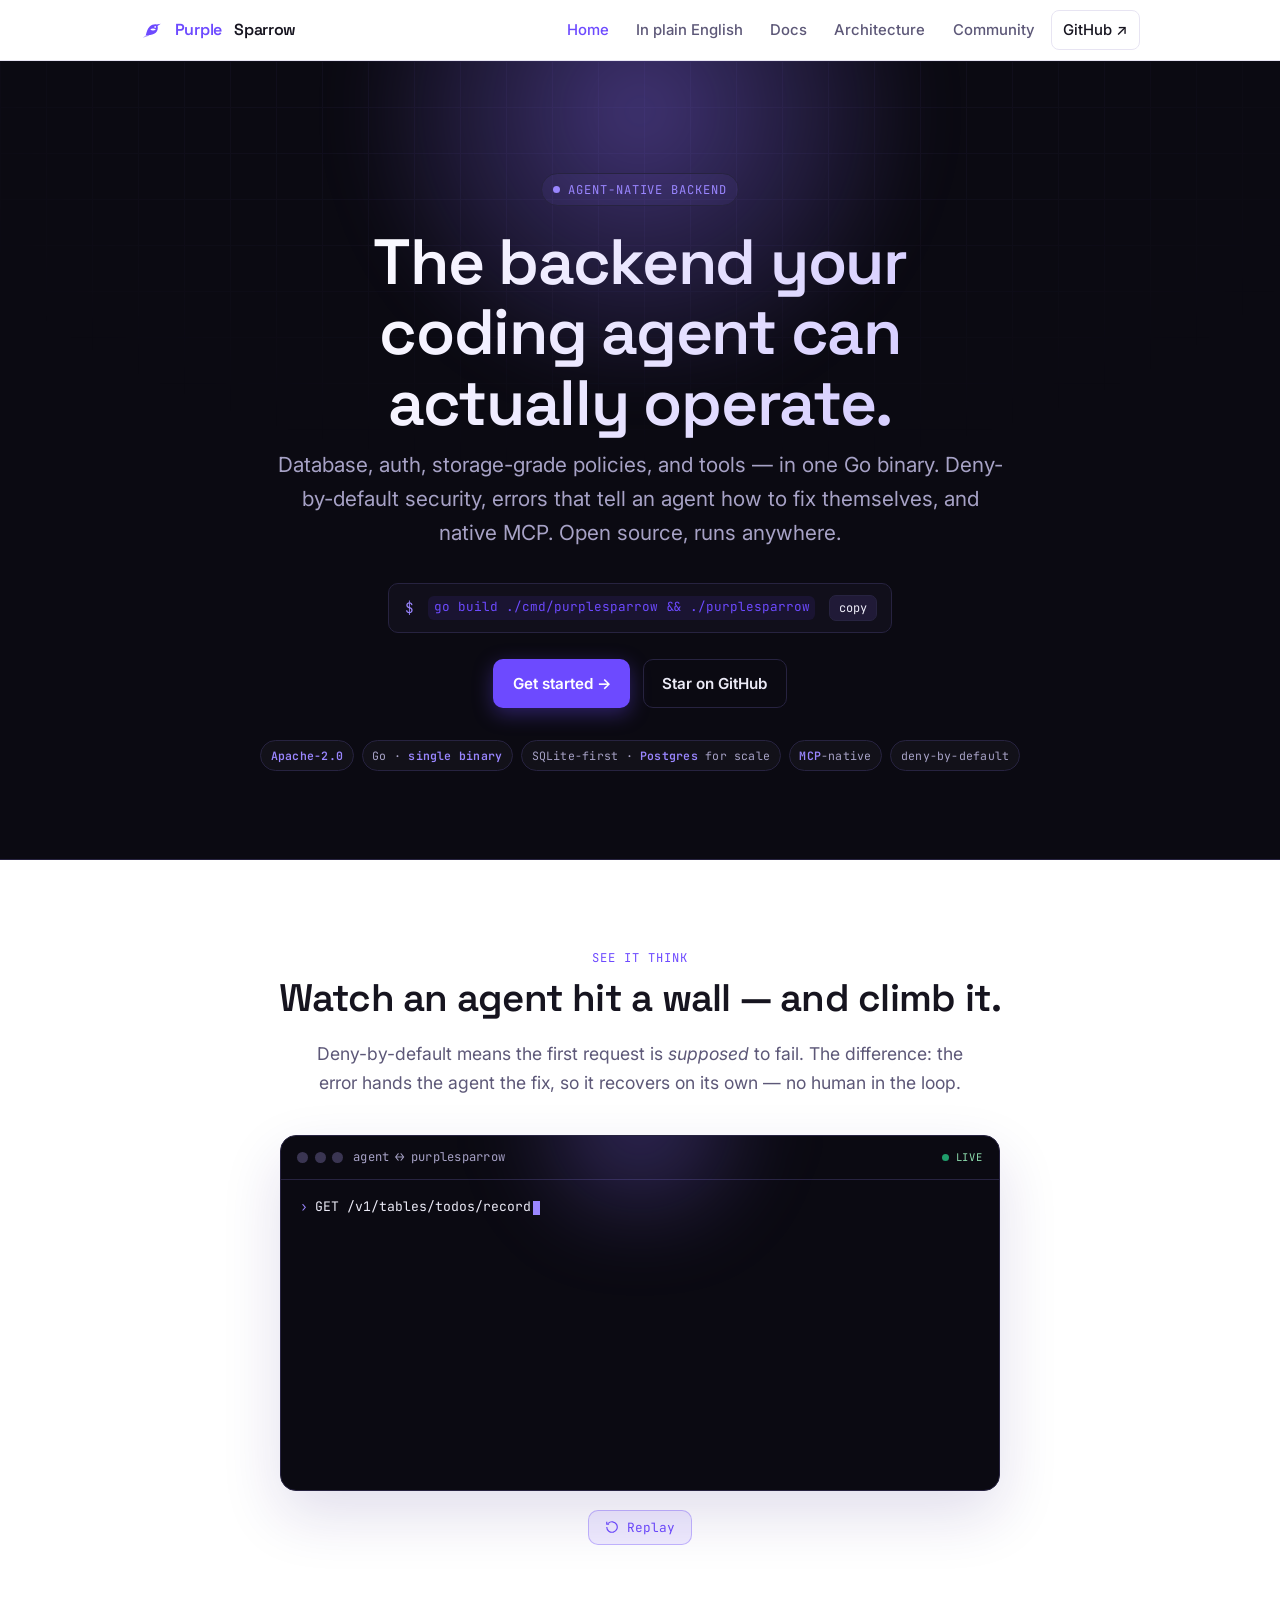
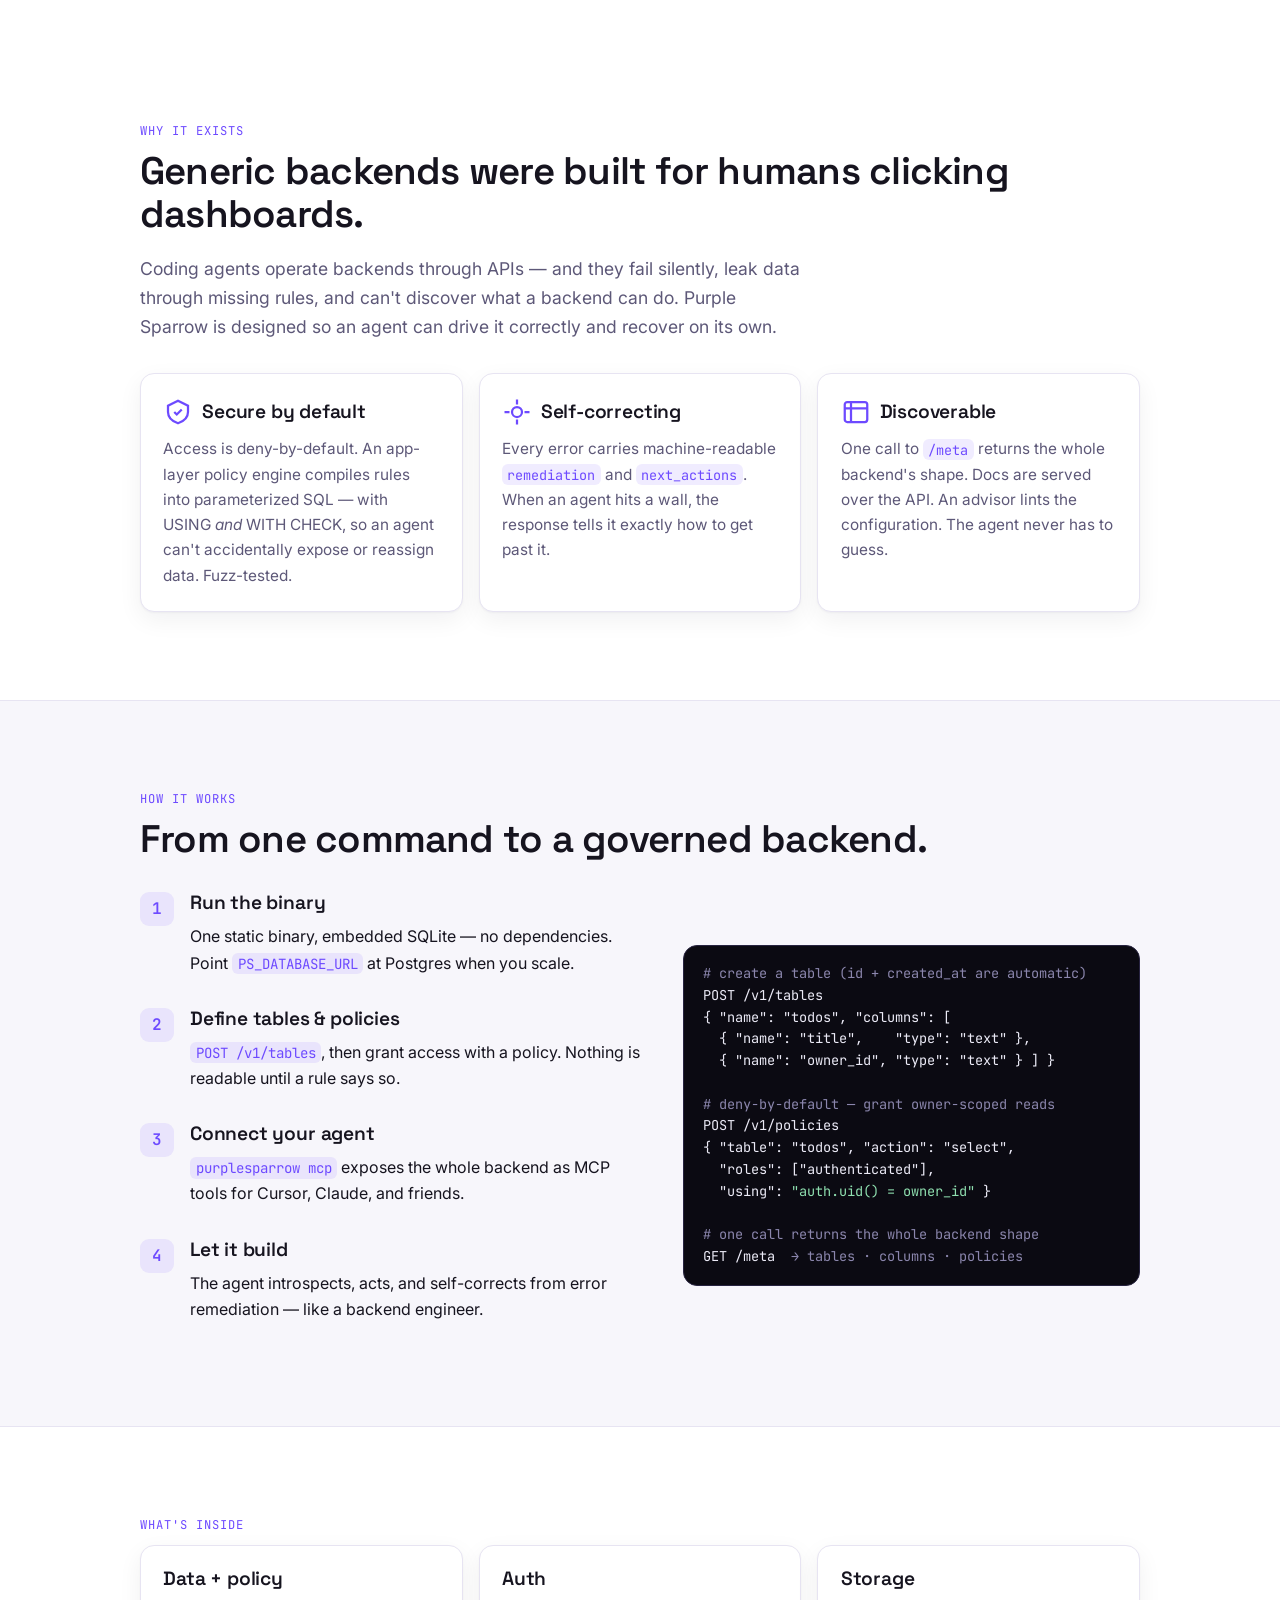
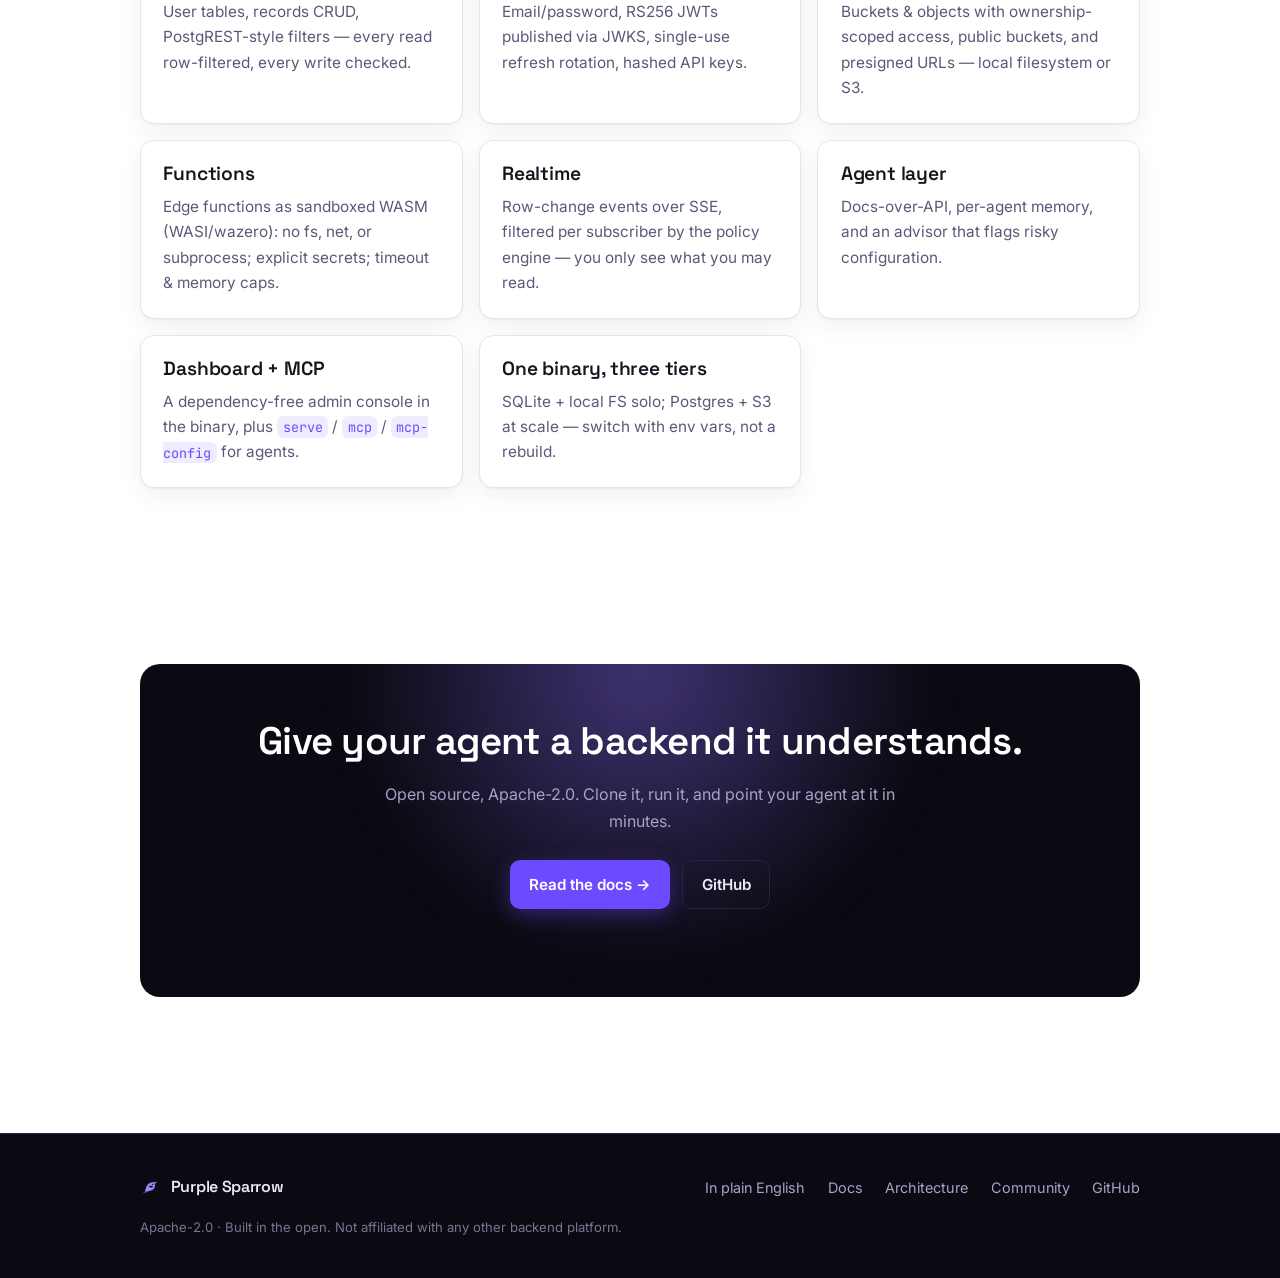
<file: docs/index.html>
<!doctype html>
<html lang="en">
<head>
  <meta charset="utf-8" />
  <meta name="viewport" content="width=device-width, initial-scale=1" />
  <title>Purple Sparrow — the agent-native backend</title>
  <meta name="description" content="An open-source backend-as-a-service built for AI coding agents. Deny-by-default policy engine, self-correcting errors, one-call introspection, and native MCP — in a single Go binary." />
  <meta property="og:title" content="Purple Sparrow — the agent-native backend" />
  <meta property="og:description" content="The backend your coding agent can actually operate. Single binary. Deny-by-default. MCP-native." />
  <meta property="og:image" content="assets/social-card.jpg" />
  <meta name="theme-color" content="#0b0a12" />
  <link rel="icon" href="assets/favicon.svg" />
  <link rel="preconnect" href="https://fonts.googleapis.com" />
  <link rel="preconnect" href="https://fonts.gstatic.com" crossorigin />
  <link href="https://fonts.googleapis.com/css2?family=Space+Grotesk:wght@500;600;700&family=Inter:wght@400;500;600&family=JetBrains+Mono:wght@400;500&display=swap" rel="stylesheet" />
  <link rel="stylesheet" href="assets/styles.css" />
</head>
<body>
  <div class="progress-bar" id="progress" aria-hidden="true"></div>
  <nav class="nav">
    <div class="wrap nav__inner">
      <a class="brand" href="index.html" aria-label="Purple Sparrow home">
        <svg viewBox="0 0 32 32" style="color:var(--accent)" aria-hidden="true"><path d="M9.5 20.5 L3.5 25.5 L11 23.2 Z" fill="currentColor" opacity=".55"/><path d="M7.2 22.2 C 8.4 17.5, 9.2 14.2, 12 11.6 C 14.4 9.3, 18 8.6, 20.6 9.2 L 25.5 8.2 L 21.6 11.2 C 22.4 13.8, 21.8 17.2, 19.4 19.4 C 16.4 22.1, 11 22.9, 7.2 22.2 Z" fill="currentColor"/><path class="wing" d="M12.6 15.2 C 15 13.6, 17.8 13.9, 19.6 15.4 C 17.2 17.1, 14.4 17.2, 12.6 15.2 Z" fill="var(--bg)"/><circle cx="18.7" cy="12.2" r="1.05" fill="var(--bg)"/></svg>
        <span style="color:var(--accent)">Purple</span>&nbsp;Sparrow
      </a>
      <button class="menu-btn" aria-label="Menu" aria-expanded="false">≡</button>
      <div class="nav__links">
        <a href="index.html" class="active">Home</a>
        <a href="eli5.html">In plain English</a>
        <a href="docs.html">Docs</a>
        <a href="architecture.html">Architecture</a>
        <a href="contact.html">Community</a>
        <a href="https://github.com/dibakshya01/purple-sparrow" class="nav__gh">GitHub ↗</a>
      </div>
    </div>
  </nav>

  <header class="hero">
    <div class="hero__grid"></div>
    <div class="hero__glow"></div>
    <div class="hero__spot" aria-hidden="true"></div>
    <div class="wrap hero__inner">
      <span class="kicker"><span class="dot" aria-hidden="true"></span>Agent-native backend</span>
      <h1>The backend your coding agent can actually operate.</h1>
      <p class="hero__lede">Database, auth, storage-grade policies, and tools — in one Go binary. Deny-by-default security, errors that tell an agent how to fix themselves, and native MCP. Open source, runs anywhere.</p>
      <div class="cmd">
        <span class="prompt">$</span>
        <code>go build ./cmd/purplesparrow &amp;&amp; ./purplesparrow</code>
        <button class="copy" data-copy="go build ./cmd/purplesparrow && ./purplesparrow">copy</button>
      </div>
      <div class="hero__cta">
        <a class="btn btn--primary" href="docs.html">Get started →</a>
        <a class="btn btn--ghost" href="https://github.com/dibakshya01/purple-sparrow">Star on GitHub</a>
      </div>
      <div class="badges">
        <span class="badge"><b>Apache-2.0</b></span>
        <span class="badge">Go · <b>single binary</b></span>
        <span class="badge">SQLite-first · <b>Postgres</b> for scale</span>
        <span class="badge"><b>MCP</b>-native</span>
        <span class="badge">deny-by-default</span>
      </div>
    </div>
  </header>

  <main>
    <section class="demo-section">
      <div class="wrap" style="text-align:center">
        <p class="section-kicker reveal">See it think</p>
        <h2 class="reveal">Watch an agent hit a wall — and climb it.</h2>
        <p class="lead reveal" style="margin:0 auto">Deny-by-default means the first request is <em>supposed</em> to fail. The difference: the error hands the agent the fix, so it recovers on its own — no human in the loop.</p>
        <div class="demo-wrap reveal">
          <div class="demo" id="demo">
            <div class="demo__bar">
              <span class="demo__dots" aria-hidden="true"><i></i><i></i><i></i></span>
              <span class="demo__title">agent ↔ purplesparrow</span>
              <span class="demo__live"><i></i> live</span>
            </div>
            <div class="demo__screen" id="demo-screen" role="img" aria-label="An agent requests records and is denied with a 403 policy_denied error whose remediation tells it to add a SELECT policy; it posts the policy, gets 201, retries, and gets 200 with the record."></div>
          </div>
          <div class="demo__foot">
            <button class="demo__replay" id="demo-replay" type="button"><svg viewBox="0 0 24 24" fill="none" stroke="currentColor" stroke-width="2" aria-hidden="true"><path d="M3 12a9 9 0 1 0 2.6-6.3"/><path d="M3 3v4h4"/></svg>Replay</button>
          </div>
        </div>
      </div>
    </section>

    <section>
      <div class="wrap">
        <p class="section-kicker reveal">Why it exists</p>
        <h2 class="reveal">Generic backends were built for humans clicking dashboards.</h2>
        <p class="lead reveal">Coding agents operate backends through APIs — and they fail silently, leak data through missing rules, and can't discover what a backend can do. Purple Sparrow is designed so an agent can drive it correctly and recover on its own.</p>
        <div class="grid" style="margin-top:2rem">
          <div class="card reveal">
            <h3><svg class="ic" viewBox="0 0 24 24" fill="none" stroke="currentColor" stroke-width="1.8"><path d="M12 3l8 4v5c0 5-3.5 7.5-8 9-4.5-1.5-8-4-8-9V7z"/><path d="M9 12l2 2 4-4"/></svg>Secure by default</h3>
            <p>Access is deny-by-default. An app-layer policy engine compiles rules into parameterized SQL — with USING <em>and</em> WITH CHECK, so an agent can't accidentally expose or reassign data. Fuzz-tested.</p>
          </div>
          <div class="card reveal">
            <h3><svg class="ic" viewBox="0 0 24 24" fill="none" stroke="currentColor" stroke-width="1.8"><path d="M12 2v4M12 18v4M2 12h4M18 12h4"/><circle cx="12" cy="12" r="4"/></svg>Self-correcting</h3>
            <p>Every error carries machine-readable <code>remediation</code> and <code>next_actions</code>. When an agent hits a wall, the response tells it exactly how to get past it.</p>
          </div>
          <div class="card reveal">
            <h3><svg class="ic" viewBox="0 0 24 24" fill="none" stroke="currentColor" stroke-width="1.8"><rect x="3" y="4" width="18" height="16" rx="2"/><path d="M3 9h18M8 4v16"/></svg>Discoverable</h3>
            <p>One call to <code>/meta</code> returns the whole backend's shape. Docs are served over the API. An advisor lints the configuration. The agent never has to guess.</p>
          </div>
        </div>
      </div>
    </section>

    <section style="background:var(--bg-subtle); border-block:1px solid var(--border)">
      <div class="wrap">
        <p class="section-kicker reveal">How it works</p>
        <h2 class="reveal">From one command to a governed backend.</h2>
        <div class="split" style="margin-top:2rem">
          <div class="steps">
            <div class="step reveal"><div class="step__n"></div><div><h3>Run the binary</h3><p>One static binary, embedded SQLite — no dependencies. Point <code>PS_DATABASE_URL</code> at Postgres when you scale.</p></div></div>
            <div class="step reveal"><div class="step__n"></div><div><h3>Define tables &amp; policies</h3><p><code>POST /v1/tables</code>, then grant access with a policy. Nothing is readable until a rule says so.</p></div></div>
            <div class="step reveal"><div class="step__n"></div><div><h3>Connect your agent</h3><p><code>purplesparrow mcp</code> exposes the whole backend as MCP tools for Cursor, Claude, and friends.</p></div></div>
            <div class="step reveal"><div class="step__n"></div><div><h3>Let it build</h3><p>The agent introspects, acts, and self-corrects from error remediation — like a backend engineer.</p></div></div>
          </div>
          <div class="reveal">
<pre class="code"><span class="c"># create a table (id + created_at are automatic)</span>
POST /v1/tables
{ "name": "todos", "columns": [
  { "name": "title",    "type": "text" },
  { "name": "owner_id", "type": "text" } ] }

<span class="c"># deny-by-default — grant owner-scoped reads</span>
POST /v1/policies
{ "table": "todos", "action": "select",
  "roles": ["authenticated"],
  "using": <span class="s">"auth.uid() = owner_id"</span> }

<span class="c"># one call returns the whole backend shape</span>
GET /meta  <span class="c">→ tables · columns · policies</span></pre>
          </div>
        </div>
      </div>
    </section>

    <section>
      <div class="wrap">
        <p class="section-kicker reveal">What's inside</p>
        <div class="grid reveal">
          <div class="card"><h3>Data + policy</h3><p>User tables, records CRUD, PostgREST-style filters — every read row-filtered, every write checked.</p></div>
          <div class="card"><h3>Auth</h3><p>Email/password, RS256 JWTs published via JWKS, single-use refresh rotation, hashed API keys.</p></div>
          <div class="card"><h3>Storage</h3><p>Buckets &amp; objects with ownership-scoped access, public buckets, and presigned URLs — local filesystem or S3.</p></div>
          <div class="card"><h3>Functions</h3><p>Edge functions as sandboxed WASM (WASI/wazero): no fs, net, or subprocess; explicit secrets; timeout &amp; memory caps.</p></div>
          <div class="card"><h3>Realtime</h3><p>Row-change events over SSE, filtered per subscriber by the policy engine — you only see what you may read.</p></div>
          <div class="card"><h3>Agent layer</h3><p>Docs-over-API, per-agent memory, and an advisor that flags risky configuration.</p></div>
          <div class="card"><h3>Dashboard + MCP</h3><p>A dependency-free admin console in the binary, plus <code>serve</code> / <code>mcp</code> / <code>mcp-config</code> for agents.</p></div>
          <div class="card"><h3>One binary, three tiers</h3><p>SQLite + local FS solo; Postgres + S3 at scale — switch with env vars, not a rebuild.</p></div>
        </div>
      </div>
    </section>

    <section>
      <div class="wrap">
        <div class="cta-band reveal">
          <div class="hero__glow"></div>
          <div style="position:relative">
            <h2>Give your agent a backend it understands.</h2>
            <p style="color:var(--ink-muted); max-width:52ch; margin:0 auto 1.6rem">Open source, Apache-2.0. Clone it, run it, and point your agent at it in minutes.</p>
            <div class="hero__cta">
              <a class="btn btn--primary" href="docs.html">Read the docs →</a>
              <a class="btn btn--ghost" href="https://github.com/dibakshya01/purple-sparrow">GitHub</a>
            </div>
          </div>
        </div>
      </div>
    </section>
  </main>

  <footer class="footer">
    <div class="wrap footer__row">
      <span class="brand" style="color:var(--ink-text)"><svg viewBox="0 0 32 32" style="width:22px;height:22px;color:var(--ink-accent)" aria-hidden="true"><path d="M9.5 20.5 L3.5 25.5 L11 23.2 Z" fill="currentColor" opacity=".55"/><path d="M7.2 22.2 C 8.4 17.5, 9.2 14.2, 12 11.6 C 14.4 9.3, 18 8.6, 20.6 9.2 L 25.5 8.2 L 21.6 11.2 C 22.4 13.8, 21.8 17.2, 19.4 19.4 C 16.4 22.1, 11 22.9, 7.2 22.2 Z" fill="currentColor"/><path class="wing" d="M12.6 15.2 C 15 13.6, 17.8 13.9, 19.6 15.4 C 17.2 17.1, 14.4 17.2, 12.6 15.2 Z" fill="var(--ink)"/><circle cx="18.7" cy="12.2" r="1.05" fill="var(--ink)"/></svg>Purple Sparrow</span>
      <nav class="footer__links">
        <a href="eli5.html">In plain English</a>
        <a href="docs.html">Docs</a>
        <a href="architecture.html">Architecture</a>
        <a href="contact.html">Community</a>
        <a href="https://github.com/dibakshya01/purple-sparrow">GitHub</a>
      </nav>
    </div>
    <div class="wrap" style="margin-top:1rem; font-size:.82rem; opacity:.7">Apache-2.0 · Built in the open. Not affiliated with any other backend platform.</div>
  </footer>
  <script src="assets/app.js"></script>
</body>
</html>
</file>
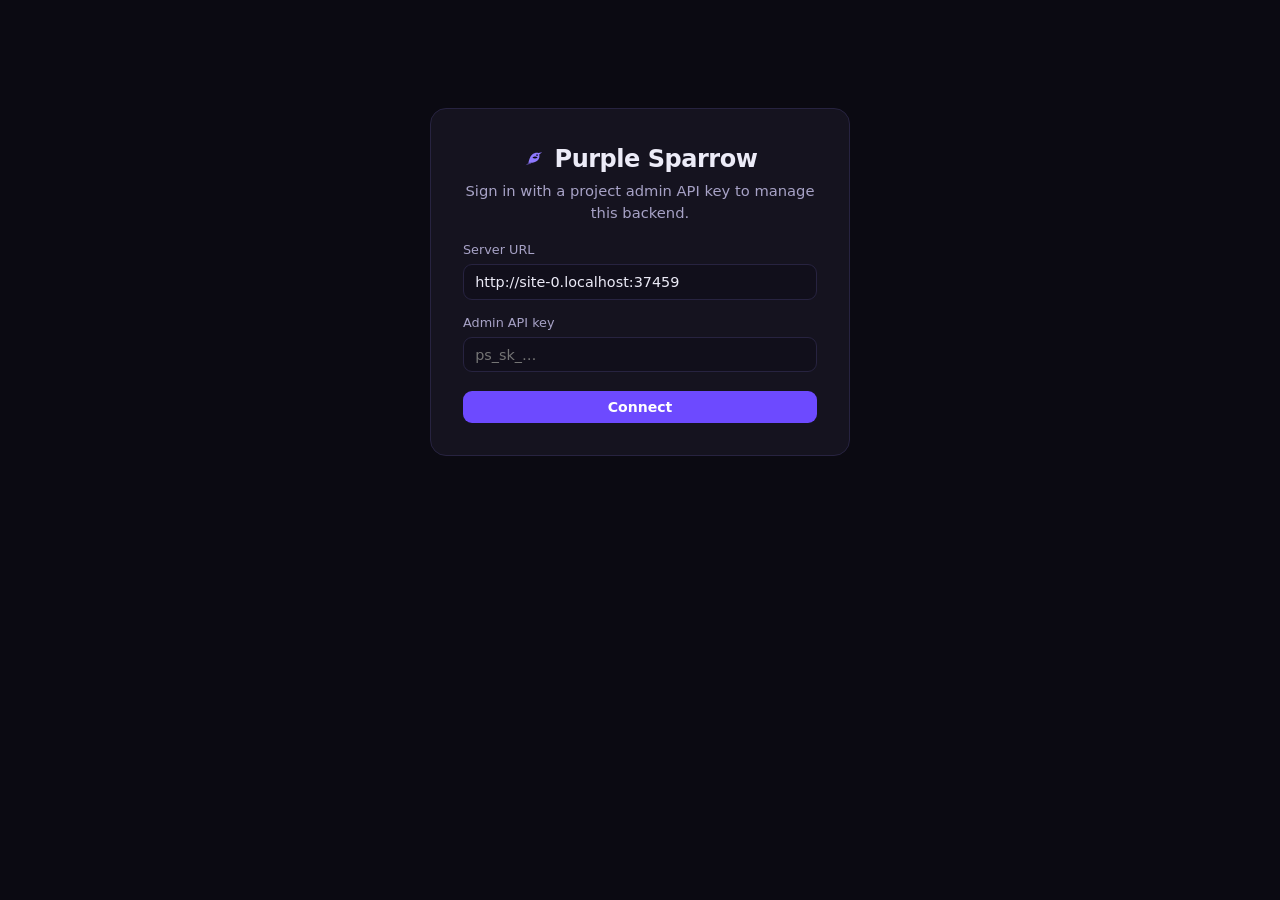
<file: internal/web/static/index.html>
<!doctype html>
<html lang="en">
<head>
<meta charset="utf-8" />
<meta name="viewport" content="width=device-width, initial-scale=1" />
<title>Purple Sparrow — Dashboard</title>
<style>
  :root{
    --bg:#0b0a12; --bg-2:#110f1b; --surface:#15131f; --surface-2:#1a1727;
    --border:#272340; --text:#ecebf7; --muted:#a7a2c6; --accent:#8e79ff;
    --accent-2:#6d4aff; --good:#2fc878; --warn:#ffb020; --bad:#ff6a5a;
    --radius:12px; --mono:"JetBrains Mono",ui-monospace,"SF Mono",Menlo,monospace;
    --sans:ui-sans-serif,system-ui,-apple-system,"Segoe UI",Roboto,sans-serif;
  }
  *{box-sizing:border-box}
  body{margin:0;background:var(--bg);color:var(--text);font-family:var(--sans);font-size:15px;line-height:1.5}
  a{color:var(--accent);text-decoration:none} a:hover{text-decoration:underline}
  code,pre,.mono{font-family:var(--mono)}
  .app{display:grid;grid-template-columns:230px 1fr;min-height:100vh}
  /* Sidebar */
  .side{background:var(--bg-2);border-right:1px solid var(--border);padding:1.1rem .8rem;display:flex;flex-direction:column;gap:.15rem}
  .brand{display:flex;align-items:center;gap:.5rem;font-weight:700;letter-spacing:-.02em;padding:.3rem .5rem 1rem}
  .brand svg{width:26px;height:26px}
  .brand .p{color:var(--accent)}
  .nav a{display:flex;align-items:center;gap:.6rem;color:var(--muted);padding:.5rem .6rem;border-radius:9px;font-size:.92rem;font-weight:500;cursor:pointer}
  .nav a:hover{background:var(--surface);color:var(--text);text-decoration:none}
  .nav a.on{background:var(--surface-2);color:var(--text)}
  .nav a .ic{width:17px;height:17px;flex:none;opacity:.85}
  .side .spacer{flex:1}
  .side .status{font-size:.74rem;color:var(--muted);padding:.5rem;border-top:1px solid var(--border);margin-top:.5rem}
  .side .status b{color:var(--good)}
  /* Main */
  .main{padding:1.6rem 2rem;max-width:1100px;overflow-x:auto}
  h1{font-size:1.5rem;letter-spacing:-.02em;margin:0 0 .2rem}
  h2{font-size:1.05rem;letter-spacing:-.01em;margin:1.6rem 0 .6rem;color:var(--text)}
  .sub{color:var(--muted);margin:.1rem 0 1rem;font-size:.92rem}
  .cards{display:grid;grid-template-columns:repeat(auto-fit,minmax(150px,1fr));gap:.8rem;margin:1rem 0}
  .stat{background:var(--surface);border:1px solid var(--border);border-radius:var(--radius);padding:1rem}
  .stat .n{font-size:1.7rem;font-weight:700;letter-spacing:-.02em}
  .stat .l{color:var(--muted);font-size:.8rem;text-transform:uppercase;letter-spacing:.05em;margin-top:.2rem}
  table{width:100%;border-collapse:collapse;font-size:.88rem;margin:.4rem 0}
  th,td{text-align:left;padding:.55rem .6rem;border-bottom:1px solid var(--border);vertical-align:top}
  th{color:var(--muted);font-size:.74rem;text-transform:uppercase;letter-spacing:.05em;font-weight:600}
  td.mono,th.mono{font-family:var(--mono);font-size:.82rem}
  tr.click{cursor:pointer} tr.click:hover td{background:var(--surface)}
  .pill{display:inline-block;font-family:var(--mono);font-size:.7rem;padding:.12rem .5rem;border-radius:100px;border:1px solid var(--border);color:var(--muted)}
  .pill.ok{color:var(--good);border-color:rgba(47,200,120,.4);background:rgba(47,200,120,.1)}
  .pill.no{color:var(--muted)}
  .pill.role{color:var(--accent);border-color:rgba(142,121,255,.4);background:rgba(142,121,255,.1)}
  .btn{display:inline-flex;align-items:center;gap:.4rem;background:var(--accent-2);color:#fff;border:none;border-radius:9px;padding:.5rem .9rem;font-size:.88rem;font-weight:600;cursor:pointer;font-family:inherit}
  .btn:hover{background:var(--accent)}
  .btn.ghost{background:transparent;border:1px solid var(--border);color:var(--text)}
  .btn.ghost:hover{border-color:var(--accent)}
  .btn.sm{padding:.3rem .6rem;font-size:.8rem}
  input,select,textarea{background:var(--bg-2);border:1px solid var(--border);color:var(--text);border-radius:9px;padding:.55rem .7rem;font-size:.9rem;font-family:inherit;width:100%}
  input:focus,textarea:focus{outline:none;border-color:var(--accent)}
  label{display:block;font-size:.8rem;color:var(--muted);margin:.8rem 0 .3rem}
  .row{display:flex;gap:.6rem;align-items:center;flex-wrap:wrap}
  pre{background:var(--bg-2);border:1px solid var(--border);border-radius:10px;padding:.9rem 1rem;overflow-x:auto;font-size:.82rem;line-height:1.5;margin:.5rem 0}
  .empty{color:var(--muted);padding:1.5rem;text-align:center;border:1px dashed var(--border);border-radius:var(--radius)}
  .err{color:var(--bad);background:rgba(255,106,90,.08);border:1px solid rgba(255,106,90,.3);border-radius:9px;padding:.6rem .8rem;font-size:.86rem;margin:.6rem 0}
  .connect{max-width:420px;margin:12vh auto;background:var(--surface);border:1px solid var(--border);border-radius:16px;padding:2rem}
  .connect h1{text-align:center}
  .connect .sub{text-align:center}
  .crumb{color:var(--muted);font-size:.85rem;margin-bottom:.3rem}
  .crumb a{cursor:pointer}
  .tail{background:var(--bg-2);border:1px solid var(--border);border-radius:10px;padding:.5rem;height:420px;overflow-y:auto;font-family:var(--mono);font-size:.8rem}
  .tail .ev{padding:.35rem .5rem;border-bottom:1px solid var(--border)}
  .tail .ev .t{color:var(--accent)}
  .tail .ev.delete .t{color:var(--bad)} .tail .ev.update .t{color:var(--warn)} .tail .ev.insert .t{color:var(--good)}
  .muted{color:var(--muted)} .right{margin-left:auto}
  @media(max-width:720px){.app{grid-template-columns:1fr}.side{flex-direction:row;overflow-x:auto;position:sticky;top:0;z-index:10}.side .spacer,.side .status{display:none}.nav{display:flex}.brand{padding:.3rem .5rem}.main{padding:1rem}}
</style>
</head>
<body>
<div id="root"></div>
<script>
const SVG_BIRD = '<svg viewBox="0 0 32 32" width="1em" height="1em" style="color:var(--accent);vertical-align:-0.14em" aria-hidden="true"><path d="M9.5 20.5 L3.5 25.5 L11 23.2 Z" fill="currentColor" opacity=".55"/><path d="M7.2 22.2 C 8.4 17.5, 9.2 14.2, 12 11.6 C 14.4 9.3, 18 8.6, 20.6 9.2 L 25.5 8.2 L 21.6 11.2 C 22.4 13.8, 21.8 17.2, 19.4 19.4 C 16.4 22.1, 11 22.9, 7.2 22.2 Z" fill="currentColor"/><path d="M12.6 15.2 C 15 13.6, 17.8 13.9, 19.6 15.4 C 17.2 17.1, 14.4 17.2, 12.6 15.2 Z" fill="var(--bg)"/><circle cx="18.7" cy="12.2" r="1.05" fill="var(--bg)"/></svg>';

const S = {
  base: location.origin,
  key: sessionStorage.getItem('ps_key') || '',
  info: null,
};

// --- tiny helpers ---
const el = (s) => document.querySelector(s);
const esc = (s) => String(s==null?'':s).replace(/[&<>"]/g, c => ({'&':'&amp;','<':'&lt;','>':'&gt;','"':'&quot;'}[c]));
function h(tag, attrs, ...kids){ const e=document.createElement(tag); for(const k in (attrs||{})){ if(k==='class')e.className=attrs[k]; else if(k==='html')e.innerHTML=attrs[k]; else if(k.startsWith('on'))e.addEventListener(k.slice(2),attrs[k]); else e.setAttribute(k,attrs[k]); } for(const kid of kids){ if(kid==null)continue; e.append(kid.nodeType?kid:document.createTextNode(kid)); } return e; }

async function api(path, opts={}){
  const headers = Object.assign({}, opts.headers||{});
  if(S.key) headers['Authorization'] = 'Bearer '+S.key;
  if(opts.body && !headers['Content-Type']) headers['Content-Type']='application/json';
  const res = await fetch(S.base+path, {method:opts.method||'GET', headers, body:opts.body});
  const text = await res.text();
  let data = null; try{ data = text?JSON.parse(text):null; }catch(_){ data = text; }
  if(!res.ok){ const e = new Error((data&&data.error&&data.error.message)||('HTTP '+res.status)); e.detail=data&&data.error; e.status=res.status; throw e; }
  return data;
}

// --- routing ---
const routes = {};
function route(name, fn){ routes[name]=fn; }
function go(hash){ location.hash = hash; }
function current(){ return (location.hash||'#/overview').slice(2); }

window.addEventListener('hashchange', render);
window.addEventListener('load', render);

function render(){
  if(!S.key){ return renderConnect(); }
  const path = current().split('/');
  const view = path[0]||'overview';
  el('#root').innerHTML='';
  el('#root').append(shell(view));
  const main = el('#main');
  const fn = routes[view] || routes['overview'];
  Promise.resolve().then(()=>fn(main, path.slice(1))).catch(e=>{
    if(e.status===401||e.status===403){ main.append(h('div',{class:'err'}, 'Auth failed — your key may be wrong or lack project_admin. ')); }
    main.append(h('div',{class:'err'}, e.message));
  });
}

function shell(active){
  const nav = [
    ['overview','Overview','M3 3h7v7H3zM14 3h7v7h-7zM14 14h7v7h-7zM3 14h7v7H3z'],
    ['tables','Tables','M3 5h18M3 12h18M3 19h18'],
    ['storage','Storage','M3 7l9-4 9 4-9 4zM3 7v10l9 4 9-4V7'],
    ['functions','Functions','M4 7h16M4 12h10M4 17h7'],
    ['advisor','Advisor','M12 2l3 7 7 .5-5.5 4.5 2 7L12 17l-6.5 4 2-7L2 9.5 9 9z'],
    ['realtime','Realtime','M3 12h4l3 8 4-16 3 8h4'],
    ['connect','Connect & MCP','M8 7V5a4 4 0 118 0v2M5 7h14v13H5z'],
  ];
  const side = h('div',{class:'side'},
    h('div',{class:'brand',html:SVG_BIRD+' <span><span class="p">Purple</span> Sparrow</span>'}),
    h('div',{class:'nav'}, ...nav.map(([k,label,d])=> h('a',{class:(k===active?'on':''),onclick:()=>go('#/'+k)},
      h('span',{class:'ic',html:`<svg viewBox="0 0 24 24" fill="none" stroke="currentColor" stroke-width="1.8"><path d="${d}"/></svg>`}), label))),
    h('div',{class:'spacer'}),
    h('div',{class:'status',html: S.info ? `connected · <b>${esc(S.info.engine||'ok')}</b><br>${esc(S.info.version||'')}` : 'connecting…'}),
    h('div',{class:'nav'}, h('a',{onclick:disconnect}, 'Sign out')),
  );
  const main = h('div',{class:'main',id:'main'});
  return h('div',{class:'app'}, side, main);
}

function disconnect(){ S.key=''; sessionStorage.removeItem('ps_key'); S.info=null; render(); }

// --- Connect screen ---
function renderConnect(){
  el('#root').innerHTML='';
  const card = h('div',{class:'connect'},
    h('h1',{html:SVG_BIRD+' Purple Sparrow'}),
    h('div',{class:'sub'},'Sign in with a project admin API key to manage this backend.'),
    h('label',{},'Server URL'),
    h('input',{id:'c-base',value:S.base}),
    h('label',{},'Admin API key'),
    h('input',{id:'c-key',type:'password',placeholder:'ps_sk_…'}),
    h('div',{id:'c-err'}),
    h('div',{style:'margin-top:1.2rem'}, h('button',{class:'btn',style:'width:100%;justify-content:center',onclick:doConnect},'Connect')),
  );
  el('#root').append(card);
  el('#c-key').addEventListener('keydown', e=>{ if(e.key==='Enter') doConnect(); });
}
async function doConnect(){
  S.base = el('#c-base').value.trim().replace(/\/$/,'') || location.origin;
  S.key = el('#c-key').value.trim();
  el('#c-err').innerHTML='';
  try{
    S.info = await api('/meta');            // admin-only → validates the key
    sessionStorage.setItem('ps_key', S.key);
    go('#/overview'); render();
  }catch(e){
    S.key='';
    el('#c-err').append(h('div',{class:'err'}, e.status===403?'That key is not a project_admin key.':('Could not connect: '+e.message)));
  }
}

// --- Overview ---
route('overview', async (main)=>{
  const meta = S.info || await api('/meta'); S.info = meta;
  const counts = meta.counts||{};
  const t = meta.tables||[];
  const policies = t.reduce((a,tb)=>a+((tb.policies||[]).length),0) || counts.policies || 0;
  main.append(h('h1',{},'Overview'), h('div',{class:'sub'},'Engine '+esc(meta.engine)+' · version '+esc(meta.version)));
  main.append(h('div',{class:'cards'},
    stat(t.length,'tables'),
    stat(policies,'policies'),
    stat(esc(meta.engine),'engine'),
  ));
  main.append(h('h2',{},'Tables'));
  if(!t.length){ main.append(h('div',{class:'empty'},'No tables yet. Create one with POST /v1/tables.')); return; }
  const tbl = h('table',{}, h('thead',{},h('tr',{},h('th',{},'Name'),h('th',{},'Columns'),h('th',{},'Policies'))));
  const body = h('tbody',{});
  for(const tb of t){
    body.append(h('tr',{class:'click',onclick:()=>go('#/tables/'+tb.name)},
      h('td',{class:'mono'},tb.name),
      h('td',{class:'muted'},(tb.columns||[]).map(c=>c.name).join(', ')),
      h('td',{class:'mono'},String((tb.policies||[]).length))));
  }
  tbl.append(body); main.append(tbl);
});
function stat(n,l){ return h('div',{class:'stat'}, h('div',{class:'n'},String(n)), h('div',{class:'l'},l)); }

// --- Tables ---
route('tables', async (main, args)=>{
  if(args.length){ return renderTable(main, args[0]); }
  const meta = await api('/meta'); S.info=meta;
  main.append(h('h1',{},'Tables'), h('div',{class:'sub'},'Click a table to inspect columns, policies, and records.'));
  const t = meta.tables||[];
  if(!t.length){ main.append(h('div',{class:'empty'},'No tables yet.')); return; }
  const tbl=h('table',{},h('thead',{},h('tr',{},h('th',{},'Name'),h('th',{},'Columns'))));
  const body=h('tbody',{});
  for(const tb of t) body.append(h('tr',{class:'click',onclick:()=>go('#/tables/'+tb.name)},h('td',{class:'mono'},tb.name),h('td',{class:'muted'},(tb.columns||[]).map(c=>c.name+':'+c.type).join(', '))));
  tbl.append(body); main.append(tbl);
});

async function renderTable(main, name){
  const info = await api('/v1/tables/'+encodeURIComponent(name));
  main.append(h('div',{class:'crumb'}, h('a',{onclick:()=>go('#/tables')},'Tables'), ' / '+esc(name)));
  main.append(h('h1',{},esc(name)));
  main.append(h('h2',{},'Columns'));
  const ct=h('table',{},h('thead',{},h('tr',{},h('th',{},'Name'),h('th',{},'Type'),h('th',{},'Nullable'))));
  const cb=h('tbody',{});
  for(const c of info.columns||[]) cb.append(h('tr',{},h('td',{class:'mono'},c.name),h('td',{class:'mono'},c.type),h('td',{},c.nullable?'yes':'no')));
  ct.append(cb); main.append(ct);

  main.append(h('h2',{},'Policies'));
  const pols = info.policies||[];
  if(!pols.length){ main.append(h('div',{class:'empty'},'No policies — this table is deny-by-default (admin only).')); }
  else{
    const pt=h('table',{},h('thead',{},h('tr',{},h('th',{},'Action'),h('th',{},'Roles'),h('th',{},'Using'),h('th',{},'Check'))));
    const pb=h('tbody',{});
    for(const p of pols) pb.append(h('tr',{},h('td',{},h('span',{class:'pill role'},p.action)),h('td',{},(p.roles||[]).join(', ')),h('td',{class:'mono'},p.using||'—'),h('td',{class:'mono'},p.check||'—')));
    pt.append(pb); main.append(pt);
  }

  main.append(h('h2',{},'Records'));
  const recWrap=h('div',{}); main.append(recWrap);
  try{
    const data = await api('/v1/tables/'+encodeURIComponent(name)+'/records?limit=25');
    const rows = data.records||[];
    if(!rows.length){ recWrap.append(h('div',{class:'empty'},'No rows visible to admin, or the table is empty.')); return; }
    const cols = Object.keys(rows[0]);
    const rt=h('table',{},h('thead',{},h('tr',{}, ...cols.map(c=>h('th',{class:'mono'},c)))));
    const rb=h('tbody',{});
    for(const r of rows) rb.append(h('tr',{}, ...cols.map(c=>h('td',{class:'mono'}, fmt(r[c])))));
    rt.append(rb); recWrap.append(rt);
    recWrap.append(h('div',{class:'muted',style:'font-size:.8rem;margin-top:.4rem'}, 'Showing up to 25 rows.'));
  }catch(e){ recWrap.append(h('div',{class:'err'}, 'Could not load records: '+e.message)); }
}
function fmt(v){ if(v==null)return '—'; if(typeof v==='object')return JSON.stringify(v); const s=String(v); return s.length>60?s.slice(0,60)+'…':s; }

// --- Storage ---
route('storage', async (main, args)=>{
  if(args.length){ return renderBucket(main, args[0]); }
  main.append(h('h1',{},'Storage'), h('div',{class:'sub'},'Buckets hold objects (local filesystem or S3).'));
  const data = await api('/v1/storage/buckets');
  const bs = data.buckets||[];
  if(!bs.length){ main.append(h('div',{class:'empty'},'No buckets. Create one with POST /v1/storage/buckets.')); return; }
  const tbl=h('table',{},h('thead',{},h('tr',{},h('th',{},'Bucket'),h('th',{},'Visibility'),h('th',{},'Created'))));
  const body=h('tbody',{});
  for(const b of bs) body.append(h('tr',{class:'click',onclick:()=>go('#/storage/'+b.name)},h('td',{class:'mono'},b.name),h('td',{}, b.public?h('span',{class:'pill'},'public'):h('span',{class:'pill no'},'private')),h('td',{class:'muted'},esc(b.created_at||''))));
  tbl.append(body); main.append(tbl);
});
async function renderBucket(main, name){
  main.append(h('div',{class:'crumb'}, h('a',{onclick:()=>go('#/storage')},'Storage'), ' / '+esc(name)));
  main.append(h('h1',{},esc(name)));
  const data = await api('/v1/storage/'+encodeURIComponent(name));
  const objs = data.objects||[];
  if(!objs.length){ main.append(h('div',{class:'empty'},'No objects in this bucket.')); return; }
  const tbl=h('table',{},h('thead',{},h('tr',{},h('th',{},'Key'),h('th',{},'Size'),h('th',{},'Type'),h('th',{},'Owner'))));
  const body=h('tbody',{});
  for(const o of objs) body.append(h('tr',{},h('td',{class:'mono'},o.key),h('td',{class:'mono'},bytes(o.size)),h('td',{class:'muted'},esc(o.content_type)),h('td',{class:'mono muted'},esc(o.owner_id||'—'))));
  tbl.append(body); main.append(tbl);
}
function bytes(n){ n=+n; if(n<1024)return n+' B'; if(n<1048576)return (n/1024).toFixed(1)+' KB'; return (n/1048576).toFixed(1)+' MB'; }

// --- Functions ---
route('functions', async (main)=>{
  main.append(h('h1',{},'Functions'), h('div',{class:'sub'},'Edge functions run as sandboxed WASM (WASI) modules.'));
  const data = await api('/v1/functions');
  const fns = data.functions||[];
  if(!fns.length){ main.append(h('div',{class:'empty'},'No functions deployed. See /docs/functions.')); return; }
  const tbl=h('table',{},h('thead',{},h('tr',{},h('th',{},'Slug'),h('th',{},'Runtime'),h('th',{},'Invoke roles'),h('th',{},'Code'),h('th',{},'Timeout'))));
  const body=h('tbody',{});
  for(const f of fns) body.append(h('tr',{},
    h('td',{class:'mono'},f.slug),
    h('td',{},h('span',{class:'pill'},f.runtime)),
    h('td',{}, ...( (f.invoke_roles&&f.invoke_roles.length)?f.invoke_roles.map(r=>h('span',{class:'pill role'},r)):[h('span',{class:'pill no'},'admin-only')] )),
    h('td',{}, f.has_code?h('span',{class:'pill ok'},'deployed'):h('span',{class:'pill no'},'no code')),
    h('td',{class:'mono'}, (f.timeout_ms||0)+'ms')));
  tbl.append(body); main.append(tbl);
});

// --- Advisor ---
route('advisor', async (main)=>{
  main.append(h('h1',{},'Advisor'), h('div',{class:'sub'},'An agent-facing linter for risky or missing configuration.'));
  let data; try{ data = await api('/advisor'); }catch(e){ main.append(h('div',{class:'err'},'Advisor unavailable: '+e.message)); return; }
  const findings = (data&&(data.findings||data.issues))||[];
  if(!findings.length){ main.append(h('div',{class:'empty'},'No findings — configuration looks healthy.')); return; }
  for(const f of findings){
    main.append(h('div',{class:'stat',style:'margin:.6rem 0'},
      h('div',{class:'row'}, h('span',{class:'pill '+(f.severity==='high'?'':'')},esc(f.severity||f.level||'note')), h('b',{},esc(f.title||f.code||'finding'))),
      h('div',{class:'muted',style:'margin-top:.3rem'}, esc(f.message||f.detail||''))));
  }
});

// --- Realtime (fetch-streamed SSE so we can send the auth header) ---
let rtAbort=null;
route('realtime', async (main)=>{
  main.append(h('h1',{},'Realtime'), h('div',{class:'sub'},'Live change events, policy-filtered. Admin sees all tables.'));
  const tail = h('div',{class:'tail',id:'tail'});
  const btn = h('button',{class:'btn',onclick:toggleTail,id:'rt-btn'},'Start stream');
  main.append(h('div',{class:'row',style:'margin:.4rem 0'}, btn, h('button',{class:'btn ghost sm',onclick:()=>el('#tail').innerHTML=''},'Clear')), tail);
});
async function toggleTail(){
  const btn=el('#rt-btn');
  if(rtAbort){ rtAbort.abort(); rtAbort=null; btn.textContent='Start stream'; return; }
  btn.textContent='Stop stream';
  rtAbort = new AbortController();
  try{
    const res = await fetch(S.base+'/v1/realtime', {headers:{'Authorization':'Bearer '+S.key}, signal:rtAbort.signal});
    const reader = res.body.getReader(); const dec=new TextDecoder(); let buf='';
    while(true){
      const {value,done}=await reader.read(); if(done)break;
      buf += dec.decode(value,{stream:true});
      let i; while((i=buf.indexOf('\n\n'))>=0){ const chunk=buf.slice(0,i); buf=buf.slice(i+2); const line=chunk.split('\n').find(l=>l.startsWith('data: ')); if(line){ try{ pushEvent(JSON.parse(line.slice(6))); }catch(_){} } }
    }
  }catch(e){ if(e.name!=='AbortError' && el('#tail')) el('#tail').append(h('div',{class:'ev'},'stream ended: '+e.message)); }
  if(el('#rt-btn')) el('#rt-btn').textContent='Start stream'; rtAbort=null;
}
function pushEvent(e){ const t=el('#tail'); if(!t)return; const row=h('div',{class:'ev '+e.type}, h('span',{class:'t'},e.type.toUpperCase()), ' ', h('span',{class:'mono'},e.table+' '+(e.id||'').slice(0,8)), ' ', h('span',{class:'muted'}, e.row?JSON.stringify(e.row).slice(0,80):'')); t.prepend(row); while(t.children.length>200)t.removeChild(t.lastChild); }

// --- Connect & MCP ---
route('connect', async (main)=>{
  main.append(h('h1',{},'Connect an agent'), h('div',{class:'sub'},'Point a coding agent (Cursor, Claude, …) at this backend over MCP.'));
  main.append(h('h2',{},'MCP client config'));
  const cfg = {mcpServers:{"purple-sparrow":{command:"purplesparrow",args:["mcp"],env:{PS_API_URL:S.base,PS_API_KEY:"<your-api-key>"}}}};
  main.append(h('pre',{}, JSON.stringify(cfg,null,2)));
  main.append(h('div',{class:'sub'},'Or run the server\'s built-in helper: '), h('pre',{}, 'purplesparrow mcp-config'));
  main.append(h('h2',{},'Docs over the API'));
  main.append(h('div',{class:'sub'},'The backend serves its own docs and contract so an agent can learn it: '), h('pre',{}, 'GET /docs\nGET /docs/getting-started\nGET /docs/policies\nGET /openapi.yaml   (full OpenAPI 3.1 contract)'));
  main.append(h('h2',{},'Session'));
  main.append(h('div',{class:'row'}, h('span',{class:'muted'},'Signed in to '+esc(S.base)), h('button',{class:'btn ghost sm',onclick:disconnect},'Sign out')));
});
</script>
</body>
</html>
</file>
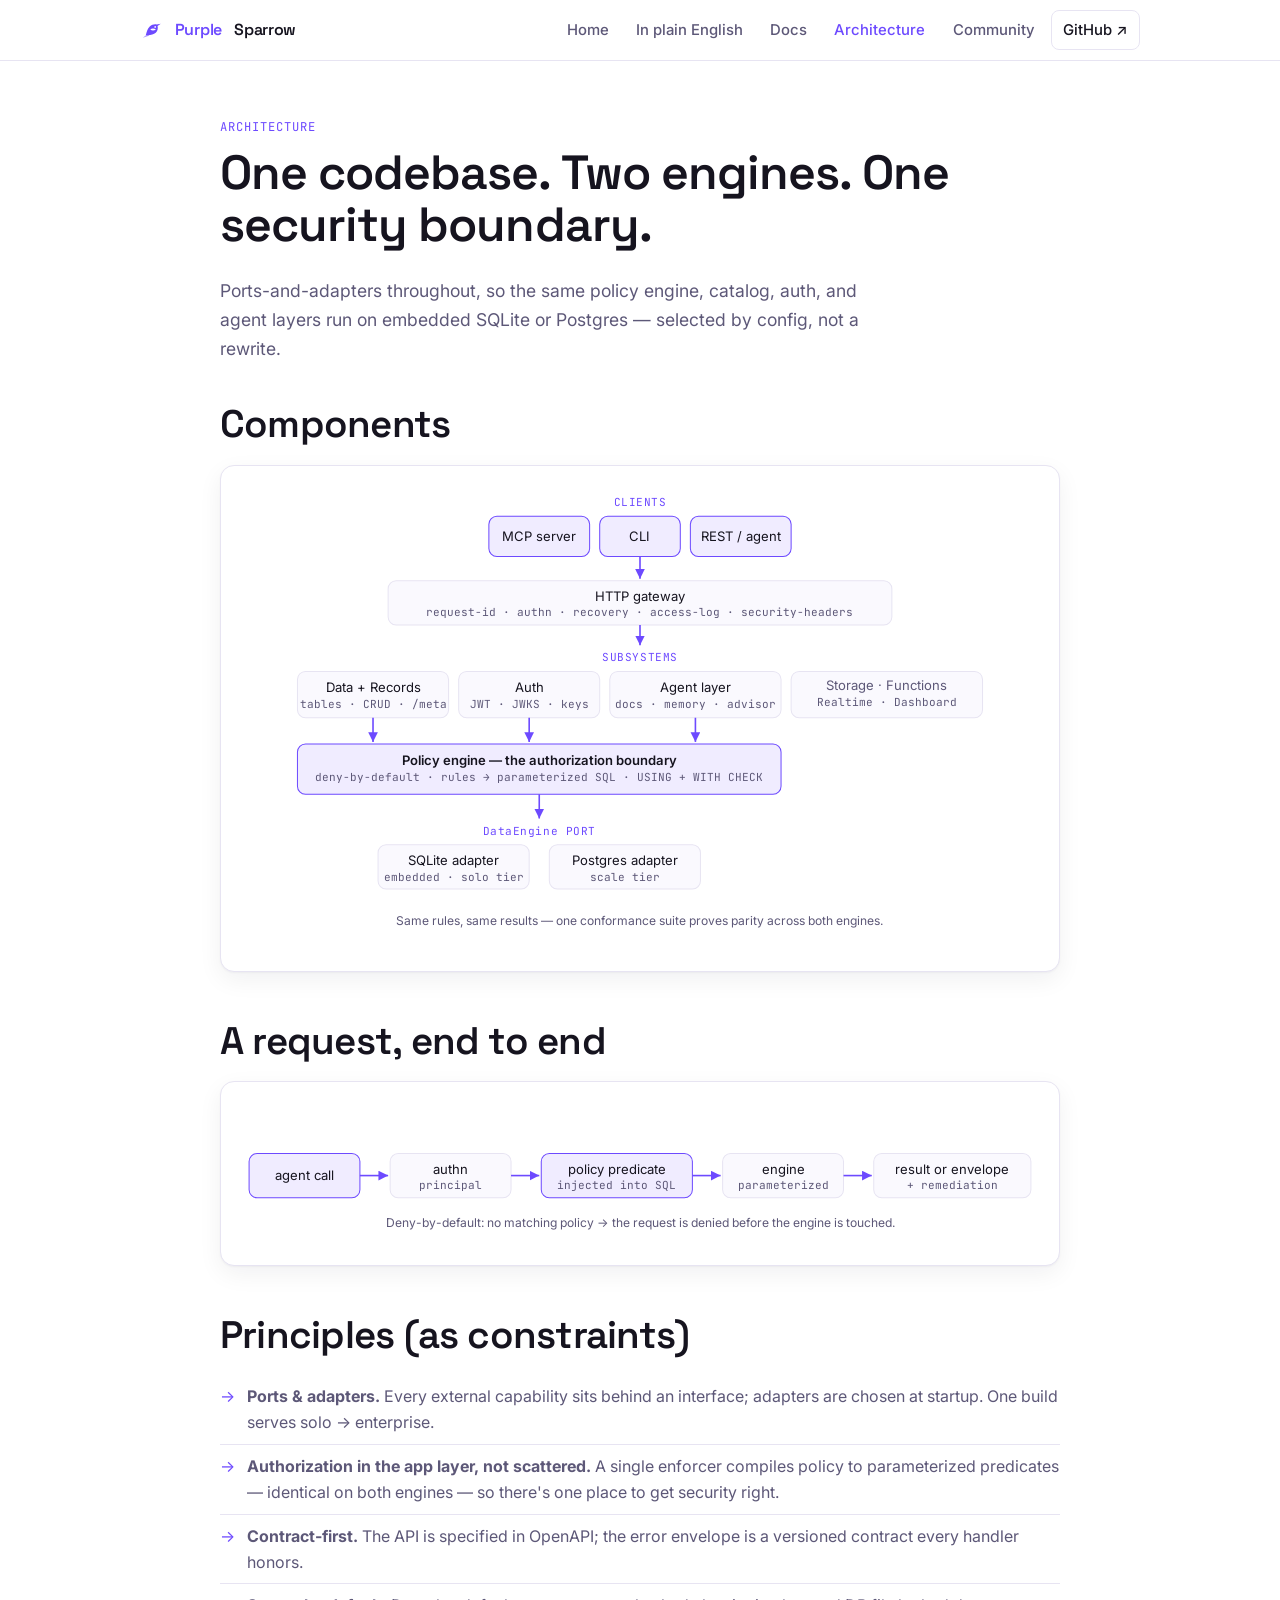
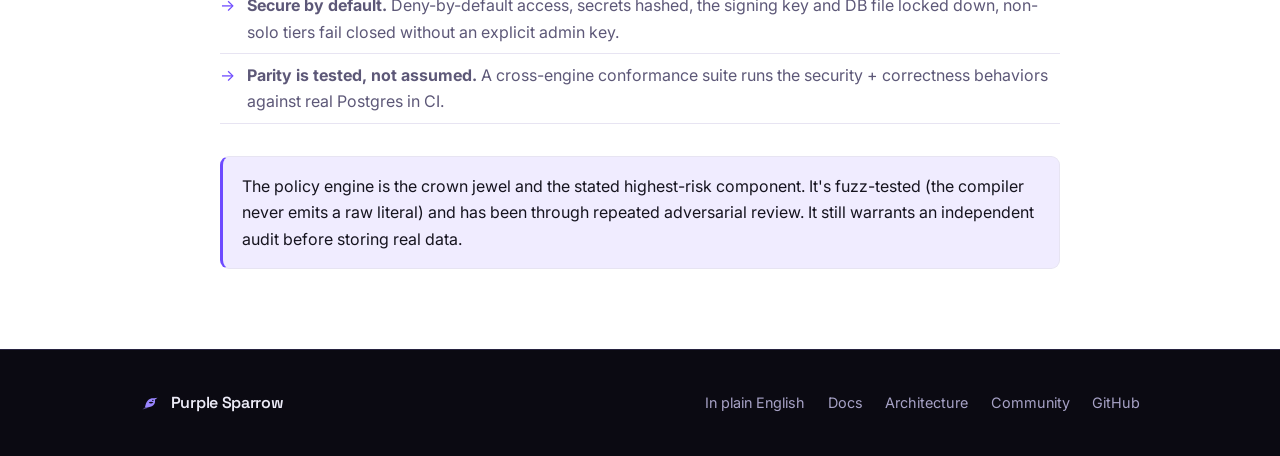
<file: docs/architecture.html>
<!doctype html>
<html lang="en">
<head>
  <meta charset="utf-8" />
  <meta name="viewport" content="width=device-width, initial-scale=1" />
  <title>Purple Sparrow — architecture</title>
  <meta name="description" content="How Purple Sparrow is built: ports-and-adapters, an app-layer policy engine as the authorization boundary, and one codebase across SQLite and Postgres." />
  <link rel="icon" href="assets/favicon.svg" />
  <link rel="preconnect" href="https://fonts.googleapis.com" />
  <link rel="preconnect" href="https://fonts.gstatic.com" crossorigin />
  <link href="https://fonts.googleapis.com/css2?family=Space+Grotesk:wght@500;600;700&family=Inter:wght@400;500;600&family=JetBrains+Mono:wght@400;500&display=swap" rel="stylesheet" />
  <link rel="stylesheet" href="assets/styles.css" />
  <style>
    .diagram { width:100%; height:auto; background:var(--surface); border:1px solid var(--border); border-radius:var(--radius); padding:1rem; box-shadow:var(--shadow); }
    .diagram .box { fill:var(--surface-2); stroke:var(--border); }
    .diagram .box-accent { fill:var(--accent-soft); stroke:var(--accent); }
    .diagram .box-dash { fill:none; stroke:var(--border); stroke-dasharray:5 4; }
    .diagram text { fill:var(--text); font-family:var(--font-body); font-size:13px; }
    .diagram .t-mono { font-family:var(--font-mono); font-size:11px; fill:var(--text-muted); }
    .diagram .t-accent { fill:var(--accent); font-family:var(--font-mono); font-size:11px; letter-spacing:.05em; }
    .diagram .t-muted { fill:var(--text-muted); }
    .diagram .flow { stroke:var(--accent); stroke-width:1.6; fill:none; marker-end:url(#arrow); }
    .diagram .flow-mut { stroke:var(--text-muted); stroke-width:1.3; fill:none; marker-end:url(#arrowm); opacity:.8; }
  </style>
</head>
<body class="on-light">
  <nav class="nav">
    <div class="wrap nav__inner">
      <a class="brand" href="index.html" aria-label="Purple Sparrow home">
        <svg viewBox="0 0 32 32" style="color:var(--accent)" aria-hidden="true"><path d="M9.5 20.5 L3.5 25.5 L11 23.2 Z" fill="currentColor" opacity=".55"/><path d="M7.2 22.2 C 8.4 17.5, 9.2 14.2, 12 11.6 C 14.4 9.3, 18 8.6, 20.6 9.2 L 25.5 8.2 L 21.6 11.2 C 22.4 13.8, 21.8 17.2, 19.4 19.4 C 16.4 22.1, 11 22.9, 7.2 22.2 Z" fill="currentColor"/><path d="M12.6 15.2 C 15 13.6, 17.8 13.9, 19.6 15.4 C 17.2 17.1, 14.4 17.2, 12.6 15.2 Z" fill="var(--bg)"/><circle cx="18.7" cy="12.2" r="1.05" fill="var(--bg)"/></svg>
        <span style="color:var(--accent)">Purple</span>&nbsp;Sparrow
      </a>
      <button class="menu-btn" aria-label="Menu" aria-expanded="false">≡</button>
      <div class="nav__links">
        <a href="index.html">Home</a>
        <a href="eli5.html">In plain English</a>
        <a href="docs.html">Docs</a>
        <a href="architecture.html" class="active">Architecture</a>
        <a href="contact.html">Community</a>
        <a href="https://github.com/dibakshya01/purple-sparrow" class="nav__gh">GitHub ↗</a>
      </div>
    </div>
  </nav>

  <main class="wrap" style="padding-top:3.5rem; padding-bottom:2rem; max-width:920px">
    <p class="section-kicker">Architecture</p>
    <h1 style="font-size:clamp(2rem,5vw,3rem)">One codebase. Two engines. One security boundary.</h1>
    <p class="lead">Ports-and-adapters throughout, so the same policy engine, catalog, auth, and agent layers run on embedded SQLite or Postgres — selected by config, not a rewrite.</p>

    <h2 style="margin-top:2.5rem">Components</h2>
    <svg class="diagram" viewBox="0 0 800 470" role="img" aria-label="Component diagram">
      <defs>
        <marker id="arrow" markerWidth="8" markerHeight="8" refX="6" refY="3" orient="auto"><path d="M0 0L6 3L0 6z" fill="var(--accent)"/></marker>
        <marker id="arrowm" markerWidth="8" markerHeight="8" refX="6" refY="3" orient="auto"><path d="M0 0L6 3L0 6z" fill="var(--text-muted)"/></marker>
      </defs>

      <!-- clients -->
      <text x="400" y="24" text-anchor="middle" class="t-accent">CLIENTS</text>
      <rect class="box-accent" x="250" y="34" width="100" height="40" rx="8"/><text x="300" y="59" text-anchor="middle">MCP server</text>
      <rect class="box-accent" x="360" y="34" width="80" height="40" rx="8"/><text x="400" y="59" text-anchor="middle">CLI</text>
      <rect class="box-accent" x="450" y="34" width="100" height="40" rx="8"/><text x="500" y="59" text-anchor="middle">REST / agent</text>

      <!-- gateway -->
      <path class="flow" d="M400 74 L400 96"/>
      <rect class="box" x="150" y="98" width="500" height="44" rx="8"/>
      <text x="400" y="118" text-anchor="middle">HTTP gateway</text>
      <text x="400" y="133" text-anchor="middle" class="t-mono">request-id · authn · recovery · access-log · security-headers</text>

      <!-- subsystems -->
      <path class="flow" d="M400 142 L400 162"/>
      <text x="400" y="178" text-anchor="middle" class="t-accent">SUBSYSTEMS</text>
      <rect class="box" x="60" y="188" width="150" height="46" rx="8"/><text x="135" y="208" text-anchor="middle">Data + Records</text><text x="135" y="224" text-anchor="middle" class="t-mono">tables · CRUD · /meta</text>
      <rect class="box" x="220" y="188" width="140" height="46" rx="8"/><text x="290" y="208" text-anchor="middle">Auth</text><text x="290" y="224" text-anchor="middle" class="t-mono">JWT · JWKS · keys</text>
      <rect class="box" x="370" y="188" width="170" height="46" rx="8"/><text x="455" y="208" text-anchor="middle">Agent layer</text><text x="455" y="224" text-anchor="middle" class="t-mono">docs · memory · advisor</text>
      <rect class="box" x="550" y="188" width="190" height="46" rx="8"/><text x="645" y="206" text-anchor="middle" class="t-muted">Storage · Functions</text><text x="645" y="222" text-anchor="middle" class="t-mono">Realtime · Dashboard</text>

      <!-- policy engine -->
      <path class="flow" d="M135 234 L135 258"/><path class="flow" d="M290 234 L290 258"/><path class="flow" d="M455 234 L455 258"/>
      <rect class="box-accent" x="60" y="260" width="480" height="50" rx="8"/>
      <text x="300" y="281" text-anchor="middle" style="font-weight:600">Policy engine — the authorization boundary</text>
      <text x="300" y="297" text-anchor="middle" class="t-mono">deny-by-default · rules → parameterized SQL · USING + WITH CHECK</text>

      <!-- ports/adapters -->
      <path class="flow" d="M300 310 L300 334"/>
      <text x="300" y="350" text-anchor="middle" class="t-accent">DataEngine PORT</text>
      <rect class="box" x="140" y="360" width="150" height="44" rx="8"/><text x="215" y="380" text-anchor="middle">SQLite adapter</text><text x="215" y="396" text-anchor="middle" class="t-mono">embedded · solo tier</text>
      <rect class="box" x="310" y="360" width="150" height="44" rx="8"/><text x="385" y="380" text-anchor="middle">Postgres adapter</text><text x="385" y="396" text-anchor="middle" class="t-mono">scale tier</text>

      <text x="400" y="440" text-anchor="middle" class="t-muted" style="font-size:12px">Same rules, same results — one conformance suite proves parity across both engines.</text>
    </svg>

    <h2 style="margin-top:2.5rem">A request, end to end</h2>
    <svg class="diagram" viewBox="0 0 800 150" role="img" aria-label="Request flow">
      <defs><marker id="arrow2" markerWidth="8" markerHeight="8" refX="6" refY="3" orient="auto"><path d="M0 0L6 3L0 6z" fill="var(--accent)"/></marker></defs>
      <g>
        <rect class="box-accent" x="12" y="55" width="110" height="44" rx="8"/><text x="67" y="81" text-anchor="middle">agent call</text>
        <path d="M122 77 L150 77" stroke="var(--accent)" stroke-width="1.6" marker-end="url(#arrow2)"/>
        <rect class="box" x="152" y="55" width="120" height="44" rx="8"/><text x="212" y="75" text-anchor="middle">authn</text><text x="212" y="90" text-anchor="middle" class="t-mono">principal</text>
        <path d="M272 77 L300 77" stroke="var(--accent)" stroke-width="1.6" marker-end="url(#arrow2)"/>
        <rect class="box-accent" x="302" y="55" width="150" height="44" rx="8"/><text x="377" y="75" text-anchor="middle">policy predicate</text><text x="377" y="90" text-anchor="middle" class="t-mono">injected into SQL</text>
        <path d="M452 77 L480 77" stroke="var(--accent)" stroke-width="1.6" marker-end="url(#arrow2)"/>
        <rect class="box" x="482" y="55" width="120" height="44" rx="8"/><text x="542" y="75" text-anchor="middle">engine</text><text x="542" y="90" text-anchor="middle" class="t-mono">parameterized</text>
        <path d="M602 77 L630 77" stroke="var(--accent)" stroke-width="1.6" marker-end="url(#arrow2)"/>
        <rect class="box" x="632" y="55" width="156" height="44" rx="8"/><text x="710" y="75" text-anchor="middle">result or envelope</text><text x="710" y="90" text-anchor="middle" class="t-mono">+ remediation</text>
      </g>
      <text x="400" y="128" text-anchor="middle" class="t-muted" style="font-size:12px">Deny-by-default: no matching policy → the request is denied before the engine is touched.</text>
    </svg>

    <h2 style="margin-top:2.5rem">Principles (as constraints)</h2>
    <ul class="eyebrow-list">
      <li><strong>Ports &amp; adapters.</strong> Every external capability sits behind an interface; adapters are chosen at startup. One build serves solo → enterprise.</li>
      <li><strong>Authorization in the app layer, not scattered.</strong> A single enforcer compiles policy to parameterized predicates — identical on both engines — so there's one place to get security right.</li>
      <li><strong>Contract-first.</strong> The API is specified in OpenAPI; the error envelope is a versioned contract every handler honors.</li>
      <li><strong>Secure by default.</strong> Deny-by-default access, secrets hashed, the signing key and DB file locked down, non-solo tiers fail closed without an explicit admin key.</li>
      <li><strong>Parity is tested, not assumed.</strong> A cross-engine conformance suite runs the security + correctness behaviors against real Postgres in CI.</li>
    </ul>

    <div class="callout" style="margin-top:2rem">The policy engine is the crown jewel and the stated highest-risk component. It's fuzz-tested (the compiler never emits a raw literal) and has been through repeated adversarial review. It still warrants an independent audit before storing real data.</div>
  </main>

  <footer class="footer">
    <div class="wrap footer__row">
      <span class="brand" style="color:var(--ink-text)"><svg viewBox="0 0 32 32" style="width:22px;height:22px;color:var(--ink-accent)" aria-hidden="true"><path d="M9.5 20.5 L3.5 25.5 L11 23.2 Z" fill="currentColor" opacity=".55"/><path d="M7.2 22.2 C 8.4 17.5, 9.2 14.2, 12 11.6 C 14.4 9.3, 18 8.6, 20.6 9.2 L 25.5 8.2 L 21.6 11.2 C 22.4 13.8, 21.8 17.2, 19.4 19.4 C 16.4 22.1, 11 22.9, 7.2 22.2 Z" fill="currentColor"/><path d="M12.6 15.2 C 15 13.6, 17.8 13.9, 19.6 15.4 C 17.2 17.1, 14.4 17.2, 12.6 15.2 Z" fill="var(--ink)"/><circle cx="18.7" cy="12.2" r="1.05" fill="var(--ink)"/></svg>Purple Sparrow</span>
      <nav class="footer__links">
        <a href="eli5.html">In plain English</a><a href="docs.html">Docs</a><a href="architecture.html">Architecture</a><a href="contact.html">Community</a><a href="https://github.com/dibakshya01/purple-sparrow">GitHub</a>
      </nav>
    </div>
  </footer>
  <script src="assets/app.js"></script>
</body>
</html>
</file>
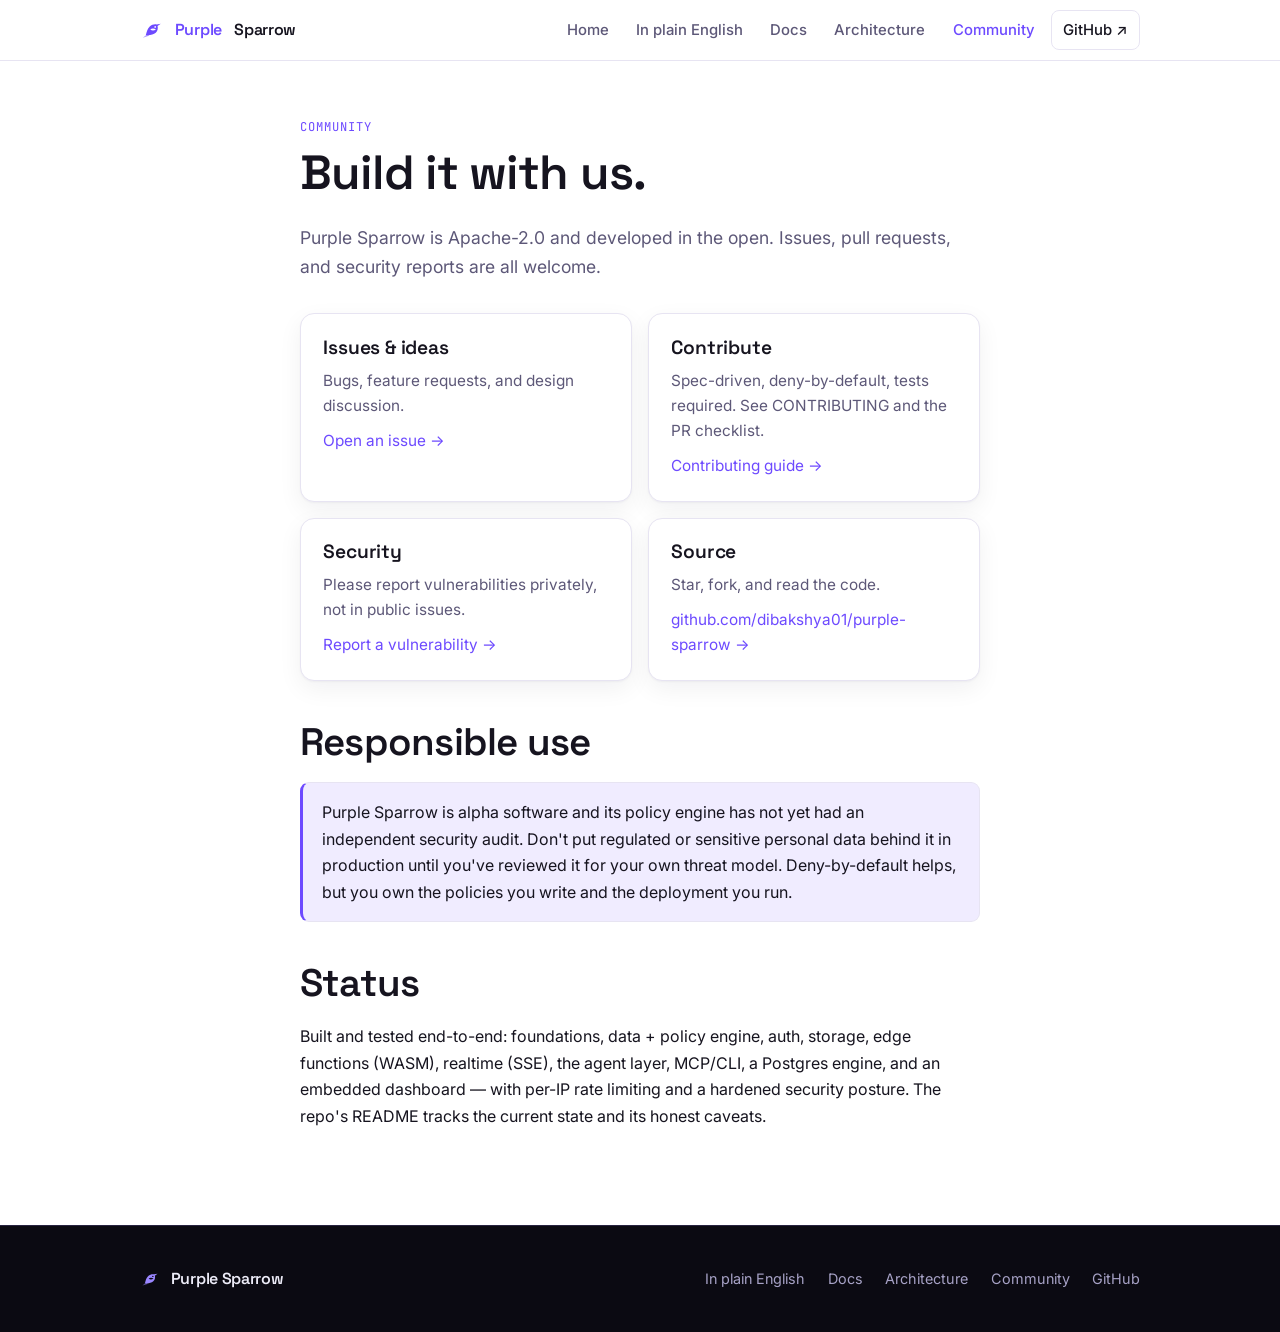
<file: docs/contact.html>
<!doctype html>
<html lang="en">
<head>
  <meta charset="utf-8" />
  <meta name="viewport" content="width=device-width, initial-scale=1" />
  <title>Purple Sparrow — community</title>
  <meta name="description" content="Contribute, report issues, disclose vulnerabilities, and use Purple Sparrow responsibly." />
  <link rel="icon" href="assets/favicon.svg" />
  <link rel="preconnect" href="https://fonts.googleapis.com" />
  <link rel="preconnect" href="https://fonts.gstatic.com" crossorigin />
  <link href="https://fonts.googleapis.com/css2?family=Space+Grotesk:wght@500;600;700&family=Inter:wght@400;500;600&family=JetBrains+Mono:wght@400;500&display=swap" rel="stylesheet" />
  <link rel="stylesheet" href="assets/styles.css" />
</head>
<body class="on-light">
  <nav class="nav">
    <div class="wrap nav__inner">
      <a class="brand" href="index.html" aria-label="Purple Sparrow home">
        <svg viewBox="0 0 32 32" style="color:var(--accent)" aria-hidden="true"><path d="M9.5 20.5 L3.5 25.5 L11 23.2 Z" fill="currentColor" opacity=".55"/><path d="M7.2 22.2 C 8.4 17.5, 9.2 14.2, 12 11.6 C 14.4 9.3, 18 8.6, 20.6 9.2 L 25.5 8.2 L 21.6 11.2 C 22.4 13.8, 21.8 17.2, 19.4 19.4 C 16.4 22.1, 11 22.9, 7.2 22.2 Z" fill="currentColor"/><path d="M12.6 15.2 C 15 13.6, 17.8 13.9, 19.6 15.4 C 17.2 17.1, 14.4 17.2, 12.6 15.2 Z" fill="var(--bg)"/><circle cx="18.7" cy="12.2" r="1.05" fill="var(--bg)"/></svg>
        <span style="color:var(--accent)">Purple</span>&nbsp;Sparrow
      </a>
      <button class="menu-btn" aria-label="Menu" aria-expanded="false">≡</button>
      <div class="nav__links">
        <a href="index.html">Home</a>
        <a href="eli5.html">In plain English</a>
        <a href="docs.html">Docs</a>
        <a href="architecture.html">Architecture</a>
        <a href="contact.html" class="active">Community</a>
        <a href="https://github.com/dibakshya01/purple-sparrow" class="nav__gh">GitHub ↗</a>
      </div>
    </div>
  </nav>

  <main class="wrap narrow" style="padding-top:3.5rem; padding-bottom:2rem">
    <p class="section-kicker">Community</p>
    <h1 style="font-size:clamp(2rem,5vw,3rem)">Build it with us.</h1>
    <p class="lead">Purple Sparrow is Apache-2.0 and developed in the open. Issues, pull requests, and security reports are all welcome.</p>

    <div class="grid" style="margin-top:2rem">
      <div class="card"><h3>Issues &amp; ideas</h3><p>Bugs, feature requests, and design discussion.</p><p style="margin-top:.6rem"><a href="https://github.com/dibakshya01/purple-sparrow/issues">Open an issue →</a></p></div>
      <div class="card"><h3>Contribute</h3><p>Spec-driven, deny-by-default, tests required. See CONTRIBUTING and the PR checklist.</p><p style="margin-top:.6rem"><a href="https://github.com/dibakshya01/purple-sparrow/blob/main/CONTRIBUTING.md">Contributing guide →</a></p></div>
      <div class="card"><h3>Security</h3><p>Please report vulnerabilities privately, not in public issues.</p><p style="margin-top:.6rem"><a href="https://github.com/dibakshya01/purple-sparrow/security/advisories/new">Report a vulnerability →</a></p></div>
      <div class="card"><h3>Source</h3><p>Star, fork, and read the code.</p><p style="margin-top:.6rem"><a href="https://github.com/dibakshya01/purple-sparrow">github.com/dibakshya01/purple-sparrow →</a></p></div>
    </div>

    <h2 style="margin-top:2.5rem">Responsible use</h2>
    <div class="callout">
      <p style="margin:0">Purple Sparrow is alpha software and its policy engine has not yet had an independent security audit. Don't put regulated or sensitive personal data behind it in production until you've reviewed it for your own threat model. Deny-by-default helps, but you own the policies you write and the deployment you run.</p>
    </div>

    <h2 style="margin-top:2.5rem">Status</h2>
    <p>Built and tested end-to-end: foundations, data + policy engine, auth, storage, edge functions (WASM), realtime (SSE), the agent layer, MCP/CLI, a Postgres engine, and an embedded dashboard — with per-IP rate limiting and a hardened security posture. The repo's README tracks the current state and its honest caveats.</p>
  </main>

  <footer class="footer">
    <div class="wrap footer__row">
      <span class="brand" style="color:var(--ink-text)"><svg viewBox="0 0 32 32" style="width:22px;height:22px;color:var(--ink-accent)" aria-hidden="true"><path d="M9.5 20.5 L3.5 25.5 L11 23.2 Z" fill="currentColor" opacity=".55"/><path d="M7.2 22.2 C 8.4 17.5, 9.2 14.2, 12 11.6 C 14.4 9.3, 18 8.6, 20.6 9.2 L 25.5 8.2 L 21.6 11.2 C 22.4 13.8, 21.8 17.2, 19.4 19.4 C 16.4 22.1, 11 22.9, 7.2 22.2 Z" fill="currentColor"/><path d="M12.6 15.2 C 15 13.6, 17.8 13.9, 19.6 15.4 C 17.2 17.1, 14.4 17.2, 12.6 15.2 Z" fill="var(--ink)"/><circle cx="18.7" cy="12.2" r="1.05" fill="var(--ink)"/></svg>Purple Sparrow</span>
      <nav class="footer__links">
        <a href="eli5.html">In plain English</a><a href="docs.html">Docs</a><a href="architecture.html">Architecture</a><a href="contact.html">Community</a><a href="https://github.com/dibakshya01/purple-sparrow">GitHub</a>
      </nav>
    </div>
  </footer>
  <script src="assets/app.js"></script>
</body>
</html>
</file>
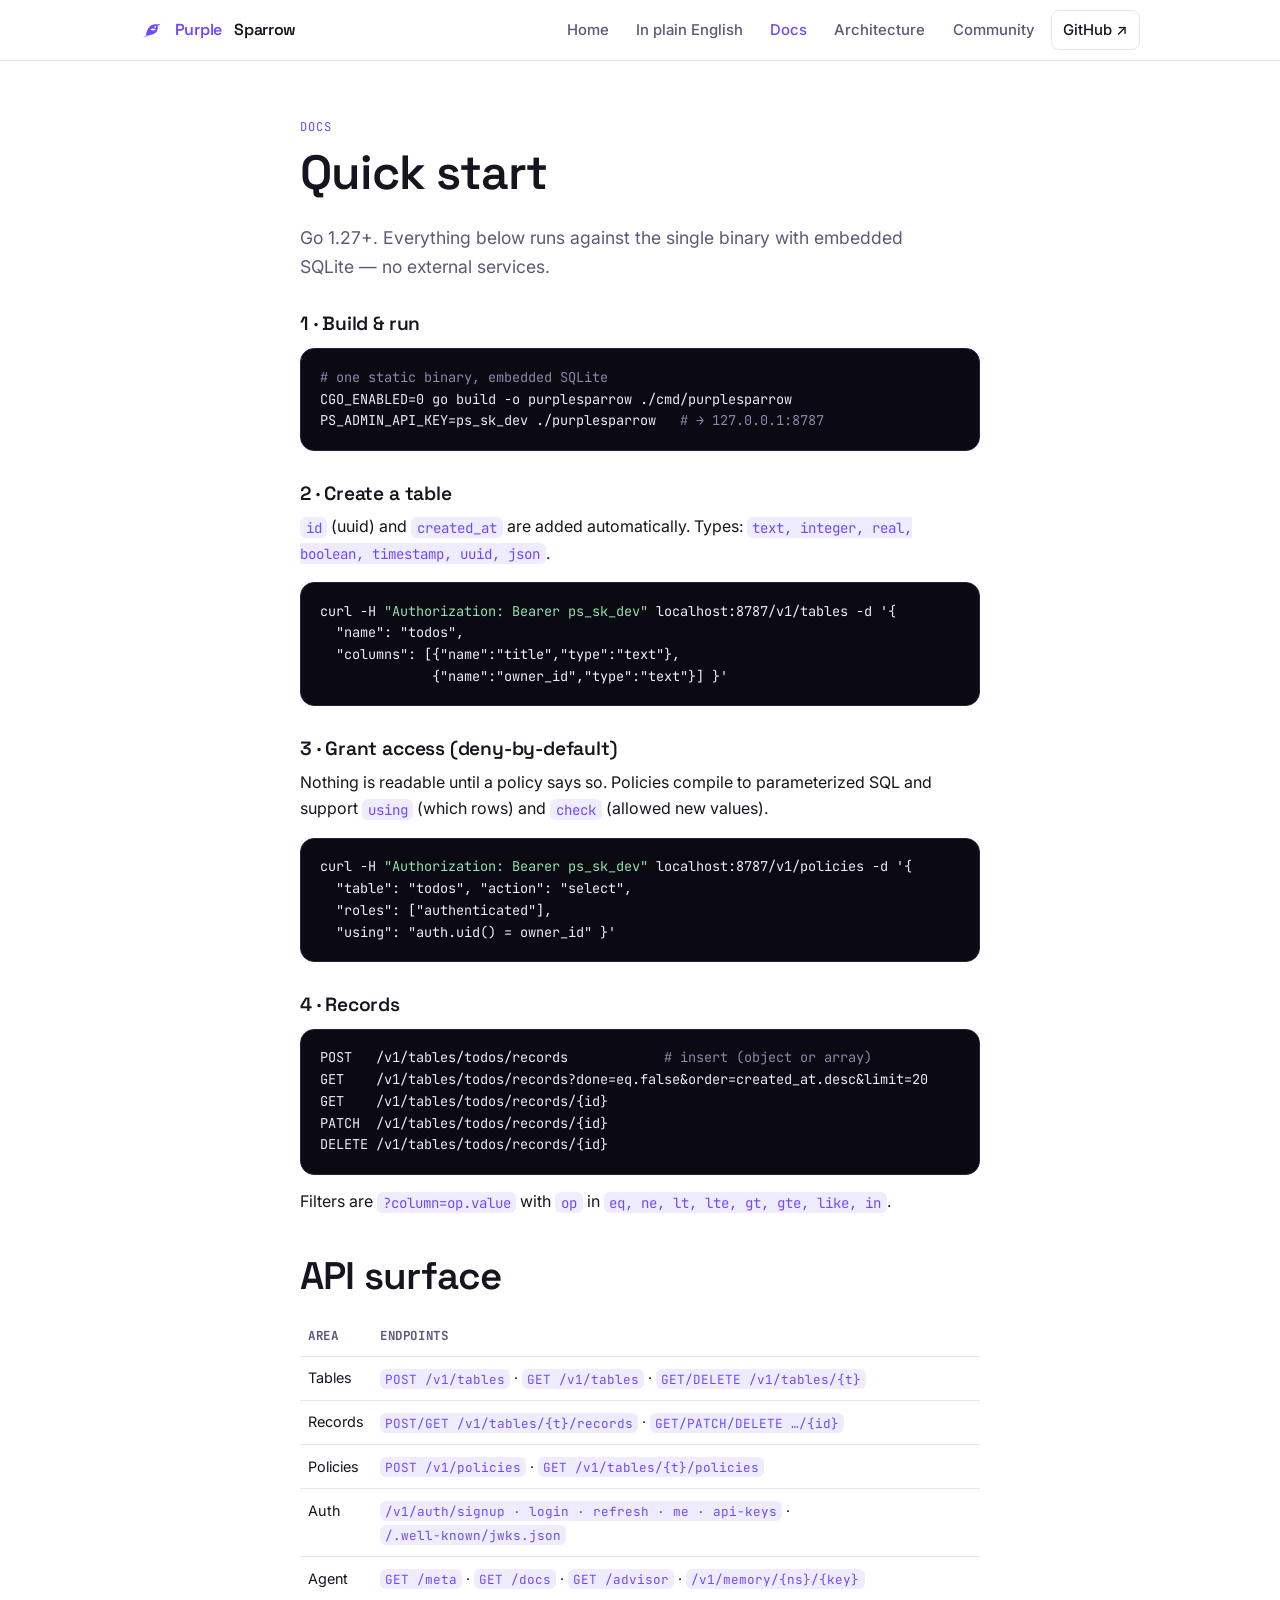
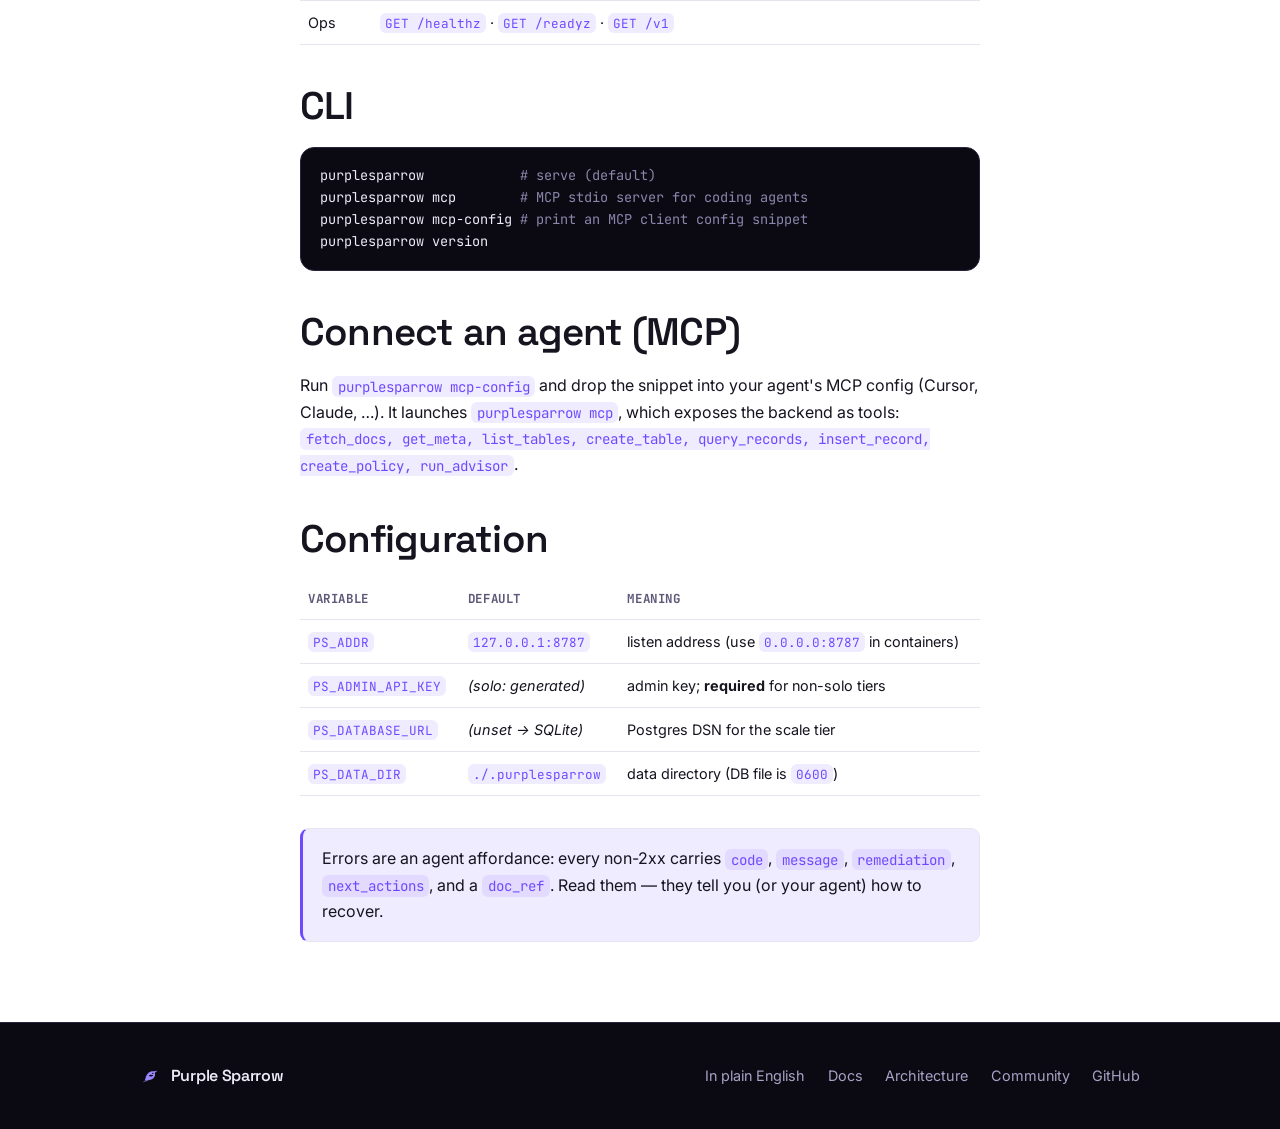
<file: docs/docs.html>
<!doctype html>
<html lang="en">
<head>
  <meta charset="utf-8" />
  <meta name="viewport" content="width=device-width, initial-scale=1" />
  <title>Purple Sparrow — docs</title>
  <meta name="description" content="Quick start, the API surface, the CLI, and MCP setup for Purple Sparrow." />
  <link rel="icon" href="assets/favicon.svg" />
  <link rel="preconnect" href="https://fonts.googleapis.com" />
  <link rel="preconnect" href="https://fonts.gstatic.com" crossorigin />
  <link href="https://fonts.googleapis.com/css2?family=Space+Grotesk:wght@500;600;700&family=Inter:wght@400;500;600&family=JetBrains+Mono:wght@400;500&display=swap" rel="stylesheet" />
  <link rel="stylesheet" href="assets/styles.css" />
</head>
<body class="on-light">
  <nav class="nav">
    <div class="wrap nav__inner">
      <a class="brand" href="index.html" aria-label="Purple Sparrow home">
        <svg viewBox="0 0 32 32" style="color:var(--accent)" aria-hidden="true"><path d="M9.5 20.5 L3.5 25.5 L11 23.2 Z" fill="currentColor" opacity=".55"/><path d="M7.2 22.2 C 8.4 17.5, 9.2 14.2, 12 11.6 C 14.4 9.3, 18 8.6, 20.6 9.2 L 25.5 8.2 L 21.6 11.2 C 22.4 13.8, 21.8 17.2, 19.4 19.4 C 16.4 22.1, 11 22.9, 7.2 22.2 Z" fill="currentColor"/><path d="M12.6 15.2 C 15 13.6, 17.8 13.9, 19.6 15.4 C 17.2 17.1, 14.4 17.2, 12.6 15.2 Z" fill="var(--bg)"/><circle cx="18.7" cy="12.2" r="1.05" fill="var(--bg)"/></svg>
        <span style="color:var(--accent)">Purple</span>&nbsp;Sparrow
      </a>
      <button class="menu-btn" aria-label="Menu" aria-expanded="false">≡</button>
      <div class="nav__links">
        <a href="index.html">Home</a>
        <a href="eli5.html">In plain English</a>
        <a href="docs.html" class="active">Docs</a>
        <a href="architecture.html">Architecture</a>
        <a href="contact.html">Community</a>
        <a href="https://github.com/dibakshya01/purple-sparrow" class="nav__gh">GitHub ↗</a>
      </div>
    </div>
  </nav>

  <main class="wrap narrow" style="padding-top:3.5rem; padding-bottom:2rem">
    <p class="section-kicker">Docs</p>
    <h1 style="font-size:clamp(2rem,5vw,3rem)">Quick start</h1>
    <p class="lead">Go 1.27+. Everything below runs against the single binary with embedded SQLite — no external services.</p>

    <h3 style="margin-top:2rem">1 · Build &amp; run</h3>
<pre class="code"><span class="c"># one static binary, embedded SQLite</span>
CGO_ENABLED=0 go build -o purplesparrow ./cmd/purplesparrow
PS_ADMIN_API_KEY=ps_sk_dev ./purplesparrow   <span class="c"># → 127.0.0.1:8787</span></pre>

    <h3 style="margin-top:2rem">2 · Create a table</h3>
    <p><code>id</code> (uuid) and <code>created_at</code> are added automatically. Types: <code>text, integer, real, boolean, timestamp, uuid, json</code>.</p>
<pre class="code">curl -H <span class="s">"Authorization: Bearer ps_sk_dev"</span> localhost:8787/v1/tables -d '{
  "name": "todos",
  "columns": [{"name":"title","type":"text"},
              {"name":"owner_id","type":"text"}] }'</pre>

    <h3 style="margin-top:2rem">3 · Grant access (deny-by-default)</h3>
    <p>Nothing is readable until a policy says so. Policies compile to parameterized SQL and support <code>using</code> (which rows) and <code>check</code> (allowed new values).</p>
<pre class="code">curl -H <span class="s">"Authorization: Bearer ps_sk_dev"</span> localhost:8787/v1/policies -d '{
  "table": "todos", "action": "select",
  "roles": ["authenticated"],
  "using": "auth.uid() = owner_id" }'</pre>

    <h3 style="margin-top:2rem">4 · Records</h3>
<pre class="code">POST   /v1/tables/todos/records            <span class="c"># insert (object or array)</span>
GET    /v1/tables/todos/records?done=eq.false&amp;order=created_at.desc&amp;limit=20
GET    /v1/tables/todos/records/{id}
PATCH  /v1/tables/todos/records/{id}
DELETE /v1/tables/todos/records/{id}</pre>
    <p>Filters are <code>?column=op.value</code> with <code>op</code> in <code>eq, ne, lt, lte, gt, gte, like, in</code>.</p>

    <h2 style="margin-top:2.5rem">API surface</h2>
    <table class="api">
      <tr><th>Area</th><th>Endpoints</th></tr>
      <tr><td>Tables</td><td><code>POST /v1/tables</code> · <code>GET /v1/tables</code> · <code>GET/DELETE /v1/tables/{t}</code></td></tr>
      <tr><td>Records</td><td><code>POST/GET /v1/tables/{t}/records</code> · <code>GET/PATCH/DELETE …/{id}</code></td></tr>
      <tr><td>Policies</td><td><code>POST /v1/policies</code> · <code>GET /v1/tables/{t}/policies</code></td></tr>
      <tr><td>Auth</td><td><code>/v1/auth/signup · login · refresh · me · api-keys</code> · <code>/.well-known/jwks.json</code></td></tr>
      <tr><td>Agent</td><td><code>GET /meta</code> · <code>GET /docs</code> · <code>GET /advisor</code> · <code>/v1/memory/{ns}/{key}</code></td></tr>
      <tr><td>Ops</td><td><code>GET /healthz</code> · <code>GET /readyz</code> · <code>GET /v1</code></td></tr>
    </table>

    <h2 style="margin-top:2.5rem">CLI</h2>
<pre class="code">purplesparrow            <span class="c"># serve (default)</span>
purplesparrow mcp        <span class="c"># MCP stdio server for coding agents</span>
purplesparrow mcp-config <span class="c"># print an MCP client config snippet</span>
purplesparrow version</pre>

    <h2 style="margin-top:2.5rem">Connect an agent (MCP)</h2>
    <p>Run <code>purplesparrow mcp-config</code> and drop the snippet into your agent's MCP config (Cursor, Claude, …). It launches <code>purplesparrow mcp</code>, which exposes the backend as tools: <code>fetch_docs, get_meta, list_tables, create_table, query_records, insert_record, create_policy, run_advisor</code>.</p>

    <h2 style="margin-top:2.5rem">Configuration</h2>
    <table class="api">
      <tr><th>Variable</th><th>Default</th><th>Meaning</th></tr>
      <tr><td><code>PS_ADDR</code></td><td><code>127.0.0.1:8787</code></td><td>listen address (use <code>0.0.0.0:8787</code> in containers)</td></tr>
      <tr><td><code>PS_ADMIN_API_KEY</code></td><td><em>(solo: generated)</em></td><td>admin key; <strong>required</strong> for non-solo tiers</td></tr>
      <tr><td><code>PS_DATABASE_URL</code></td><td><em>(unset → SQLite)</em></td><td>Postgres DSN for the scale tier</td></tr>
      <tr><td><code>PS_DATA_DIR</code></td><td><code>./.purplesparrow</code></td><td>data directory (DB file is <code>0600</code>)</td></tr>
    </table>

    <div class="callout" style="margin-top:2rem">Errors are an agent affordance: every non-2xx carries <code>code</code>, <code>message</code>, <code>remediation</code>, <code>next_actions</code>, and a <code>doc_ref</code>. Read them — they tell you (or your agent) how to recover.</div>
  </main>

  <footer class="footer">
    <div class="wrap footer__row">
      <span class="brand" style="color:var(--ink-text)"><svg viewBox="0 0 32 32" style="width:22px;height:22px;color:var(--ink-accent)" aria-hidden="true"><path d="M9.5 20.5 L3.5 25.5 L11 23.2 Z" fill="currentColor" opacity=".55"/><path d="M7.2 22.2 C 8.4 17.5, 9.2 14.2, 12 11.6 C 14.4 9.3, 18 8.6, 20.6 9.2 L 25.5 8.2 L 21.6 11.2 C 22.4 13.8, 21.8 17.2, 19.4 19.4 C 16.4 22.1, 11 22.9, 7.2 22.2 Z" fill="currentColor"/><path d="M12.6 15.2 C 15 13.6, 17.8 13.9, 19.6 15.4 C 17.2 17.1, 14.4 17.2, 12.6 15.2 Z" fill="var(--ink)"/><circle cx="18.7" cy="12.2" r="1.05" fill="var(--ink)"/></svg>Purple Sparrow</span>
      <nav class="footer__links">
        <a href="eli5.html">In plain English</a><a href="docs.html">Docs</a><a href="architecture.html">Architecture</a><a href="contact.html">Community</a><a href="https://github.com/dibakshya01/purple-sparrow">GitHub</a>
      </nav>
    </div>
  </footer>
  <script src="assets/app.js"></script>
</body>
</html>
</file>
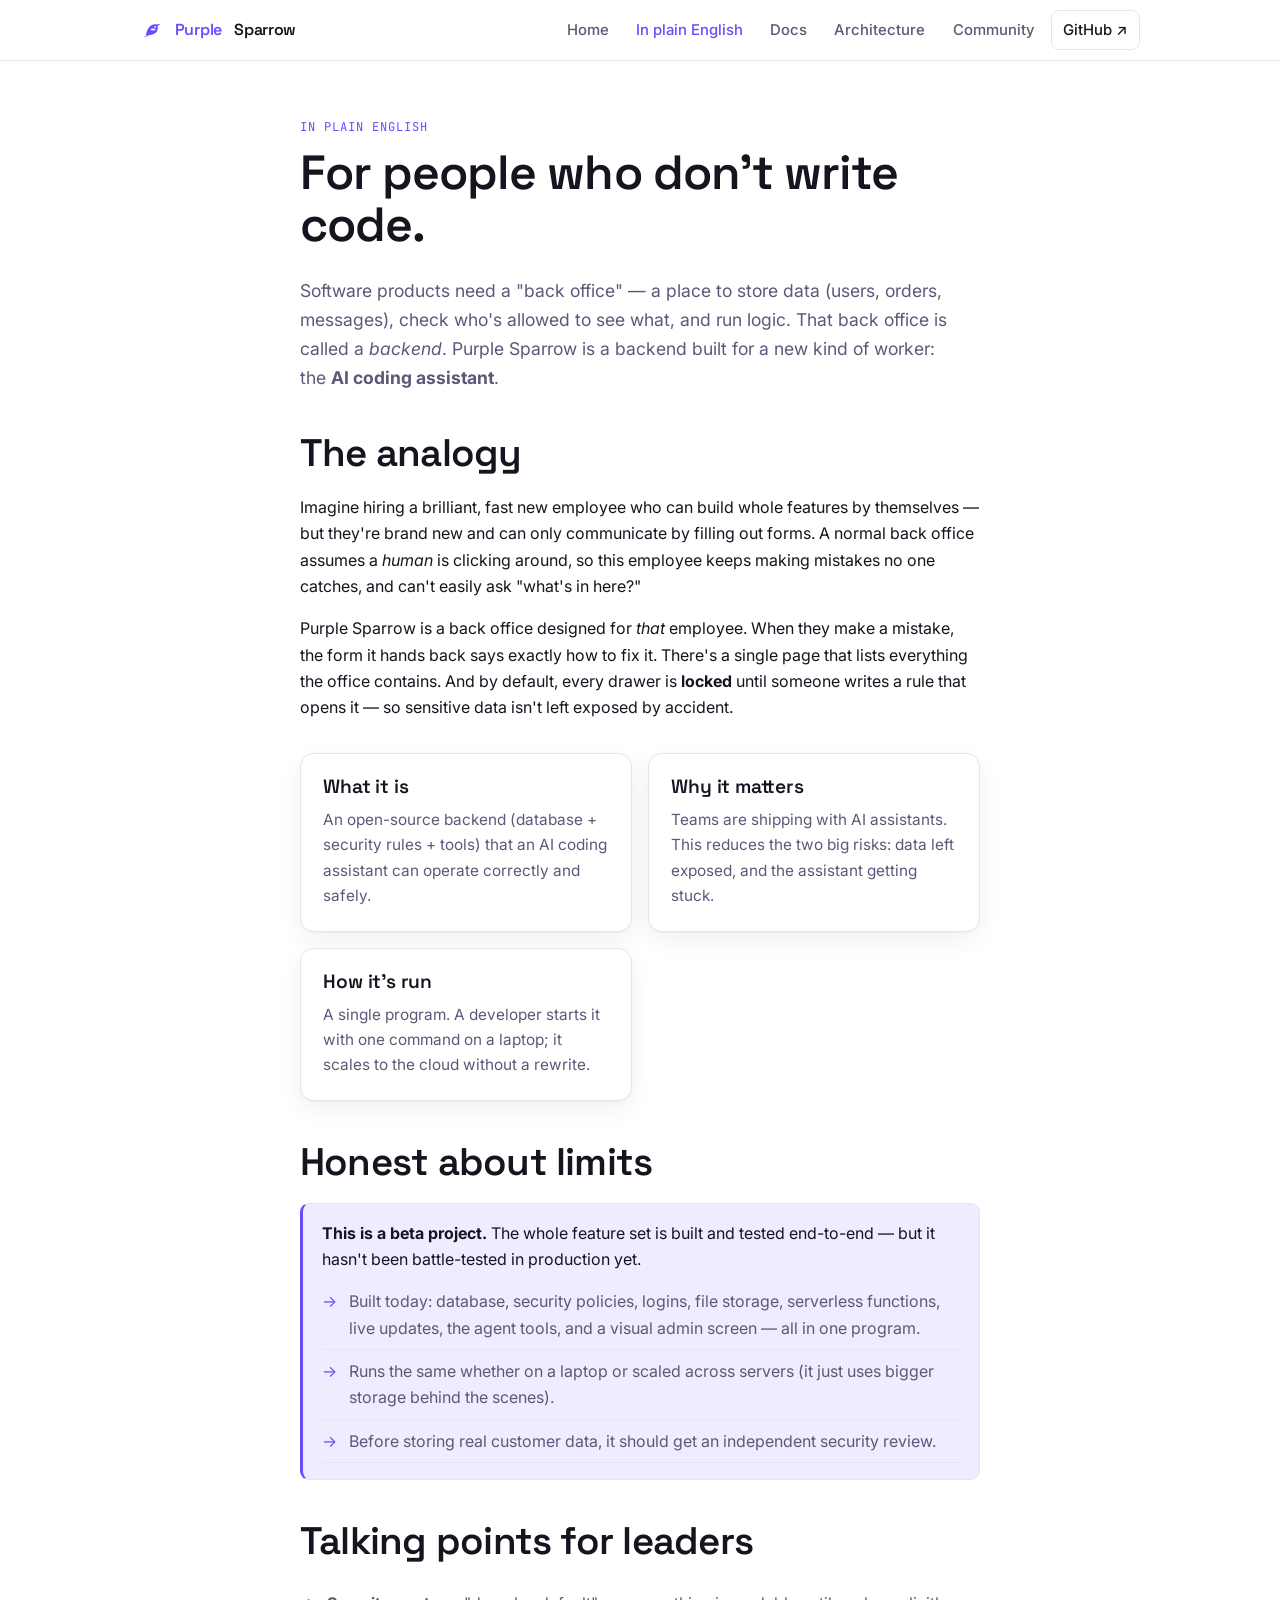
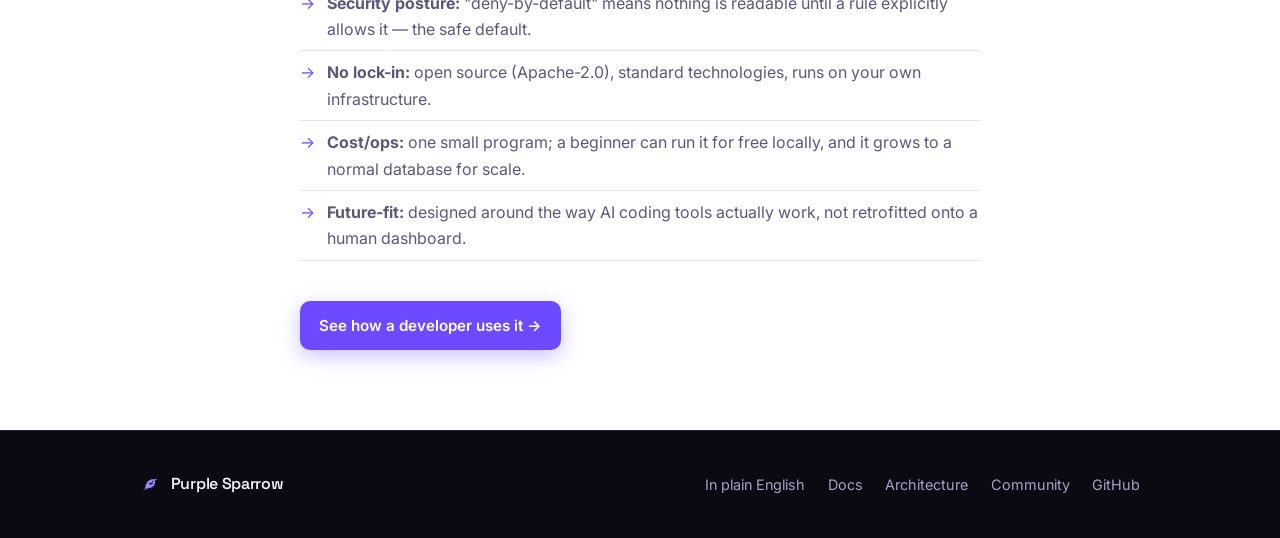
<file: docs/eli5.html>
<!doctype html>
<html lang="en">
<head>
  <meta charset="utf-8" />
  <meta name="viewport" content="width=device-width, initial-scale=1" />
  <title>Purple Sparrow — in plain English</title>
  <meta name="description" content="What Purple Sparrow is, why it exists, and its honest limits — for non-technical readers and decision-makers." />
  <link rel="icon" href="assets/favicon.svg" />
  <link rel="preconnect" href="https://fonts.googleapis.com" />
  <link rel="preconnect" href="https://fonts.gstatic.com" crossorigin />
  <link href="https://fonts.googleapis.com/css2?family=Space+Grotesk:wght@500;600;700&family=Inter:wght@400;500;600&family=JetBrains+Mono:wght@400;500&display=swap" rel="stylesheet" />
  <link rel="stylesheet" href="assets/styles.css" />
</head>
<body class="on-light">
  <nav class="nav">
    <div class="wrap nav__inner">
      <a class="brand" href="index.html" aria-label="Purple Sparrow home">
        <svg viewBox="0 0 32 32" style="color:var(--accent)" aria-hidden="true"><path d="M9.5 20.5 L3.5 25.5 L11 23.2 Z" fill="currentColor" opacity=".55"/><path d="M7.2 22.2 C 8.4 17.5, 9.2 14.2, 12 11.6 C 14.4 9.3, 18 8.6, 20.6 9.2 L 25.5 8.2 L 21.6 11.2 C 22.4 13.8, 21.8 17.2, 19.4 19.4 C 16.4 22.1, 11 22.9, 7.2 22.2 Z" fill="currentColor"/><path d="M12.6 15.2 C 15 13.6, 17.8 13.9, 19.6 15.4 C 17.2 17.1, 14.4 17.2, 12.6 15.2 Z" fill="var(--bg)"/><circle cx="18.7" cy="12.2" r="1.05" fill="var(--bg)"/></svg>
        <span style="color:var(--accent)">Purple</span>&nbsp;Sparrow
      </a>
      <button class="menu-btn" aria-label="Menu" aria-expanded="false">≡</button>
      <div class="nav__links">
        <a href="index.html">Home</a>
        <a href="eli5.html" class="active">In plain English</a>
        <a href="docs.html">Docs</a>
        <a href="architecture.html">Architecture</a>
        <a href="contact.html">Community</a>
        <a href="https://github.com/dibakshya01/purple-sparrow" class="nav__gh">GitHub ↗</a>
      </div>
    </div>
  </nav>

  <main class="wrap narrow" style="padding-top:3.5rem; padding-bottom:2rem">
    <p class="section-kicker">In plain English</p>
    <h1 style="font-size:clamp(2rem,5vw,3rem)">For people who don't write code.</h1>
    <p class="lead">Software products need a "back office" — a place to store data (users, orders, messages), check who's allowed to see what, and run logic. That back office is called a <em>backend</em>. Purple Sparrow is a backend built for a new kind of worker: the <strong>AI coding assistant</strong>.</p>

    <h2 style="margin-top:2.5rem">The analogy</h2>
    <p>Imagine hiring a brilliant, fast new employee who can build whole features by themselves — but they're brand new and can only communicate by filling out forms. A normal back office assumes a <em>human</em> is clicking around, so this employee keeps making mistakes no one catches, and can't easily ask "what's in here?"</p>
    <p>Purple Sparrow is a back office designed for <em>that</em> employee. When they make a mistake, the form it hands back says exactly how to fix it. There's a single page that lists everything the office contains. And by default, every drawer is <strong>locked</strong> until someone writes a rule that opens it — so sensitive data isn't left exposed by accident.</p>

    <div class="grid" style="margin-top:2rem">
      <div class="card"><h3>What it is</h3><p>An open-source backend (database + security rules + tools) that an AI coding assistant can operate correctly and safely.</p></div>
      <div class="card"><h3>Why it matters</h3><p>Teams are shipping with AI assistants. This reduces the two big risks: data left exposed, and the assistant getting stuck.</p></div>
      <div class="card"><h3>How it's run</h3><p>A single program. A developer starts it with one command on a laptop; it scales to the cloud without a rewrite.</p></div>
    </div>

    <h2 style="margin-top:2.5rem">Honest about limits</h2>
    <div class="callout">
      <p style="margin:0 0 .5rem"><strong>This is a beta project.</strong> The whole feature set is built and tested end-to-end — but it hasn't been battle-tested in production yet.</p>
      <ul class="eyebrow-list" style="margin:.5rem 0 0">
        <li>Built today: database, security policies, logins, file storage, serverless functions, live updates, the agent tools, and a visual admin screen — all in one program.</li>
        <li>Runs the same whether on a laptop or scaled across servers (it just uses bigger storage behind the scenes).</li>
        <li>Before storing real customer data, it should get an independent security review.</li>
      </ul>
    </div>

    <h2 style="margin-top:2.5rem">Talking points for leaders</h2>
    <ul class="eyebrow-list">
      <li><strong>Security posture:</strong> "deny-by-default" means nothing is readable until a rule explicitly allows it — the safe default.</li>
      <li><strong>No lock-in:</strong> open source (Apache-2.0), standard technologies, runs on your own infrastructure.</li>
      <li><strong>Cost/ops:</strong> one small program; a beginner can run it for free locally, and it grows to a normal database for scale.</li>
      <li><strong>Future-fit:</strong> designed around the way AI coding tools actually work, not retrofitted onto a human dashboard.</li>
    </ul>

    <div style="margin-top:2.5rem">
      <a class="btn btn--primary" href="docs.html">See how a developer uses it →</a>
    </div>
  </main>

  <footer class="footer">
    <div class="wrap footer__row">
      <span class="brand" style="color:var(--ink-text)"><svg viewBox="0 0 32 32" style="width:22px;height:22px;color:var(--ink-accent)" aria-hidden="true"><path d="M9.5 20.5 L3.5 25.5 L11 23.2 Z" fill="currentColor" opacity=".55"/><path d="M7.2 22.2 C 8.4 17.5, 9.2 14.2, 12 11.6 C 14.4 9.3, 18 8.6, 20.6 9.2 L 25.5 8.2 L 21.6 11.2 C 22.4 13.8, 21.8 17.2, 19.4 19.4 C 16.4 22.1, 11 22.9, 7.2 22.2 Z" fill="currentColor"/><path d="M12.6 15.2 C 15 13.6, 17.8 13.9, 19.6 15.4 C 17.2 17.1, 14.4 17.2, 12.6 15.2 Z" fill="var(--ink)"/><circle cx="18.7" cy="12.2" r="1.05" fill="var(--ink)"/></svg>Purple Sparrow</span>
      <nav class="footer__links">
        <a href="eli5.html">In plain English</a><a href="docs.html">Docs</a><a href="architecture.html">Architecture</a><a href="contact.html">Community</a><a href="https://github.com/dibakshya01/purple-sparrow">GitHub</a>
      </nav>
    </div>
  </footer>
  <script src="assets/app.js"></script>
</body>
</html>
</file>
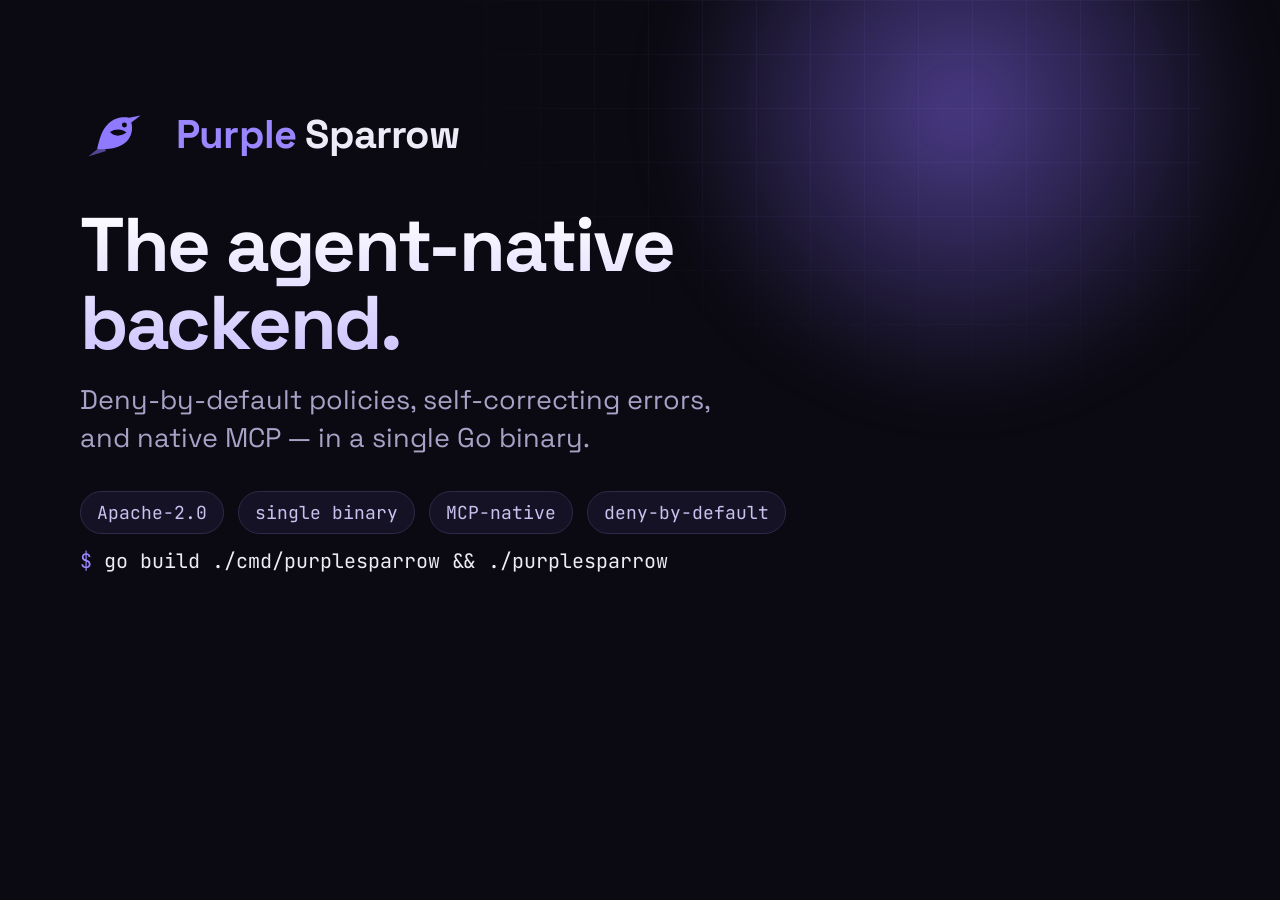
<file: docs/assets/social-card.html>
<!doctype html>
<html lang="en">
<head>
  <meta charset="utf-8" />
  <link href="https://fonts.googleapis.com/css2?family=Space+Grotesk:wght@600;700&family=JetBrains+Mono:wght@500&display=swap" rel="stylesheet" />
  <style>
    * { margin: 0; box-sizing: border-box; }
    html, body { width: 1200px; height: 630px; }
    body {
      background: #0b0a12; color: #ecebf7; overflow: hidden; position: relative;
      font-family: "Space Grotesk", sans-serif;
      display: flex; flex-direction: column; justify-content: center;
      padding: 72px 80px;
    }
    .grid { position: absolute; inset: 0; background-image: linear-gradient(#272340 1px, transparent 1px), linear-gradient(90deg, #272340 1px, transparent 1px); background-size: 54px 54px; opacity: .35; -webkit-mask-image: radial-gradient(ellipse 70% 80% at 80% 10%, #000 20%, transparent 70%); }
    .glow { position: absolute; top: -200px; right: -120px; width: 720px; height: 620px; background: radial-gradient(circle, rgba(140,110,255,.5), transparent 62%); filter: blur(30px); }
    .row { display: flex; align-items: center; gap: 20px; position: relative; }
    .mark { width: 76px; height: 76px; }
    .name { font-size: 40px; font-weight: 700; letter-spacing: -0.02em; }
    .name span { color: #9a86ff; }
    h1 { position: relative; font-size: 76px; line-height: 1.02; letter-spacing: -0.03em; margin: 34px 0 20px; max-width: 16ch;
         background: linear-gradient(180deg,#fff,#cdc4ff); -webkit-background-clip: text; background-clip: text; color: transparent; }
    .lede { position: relative; font-size: 27px; color: #a7a2c6; max-width: 40ch; line-height: 1.4; }
    .chips { position: relative; display: flex; gap: 14px; margin-top: 34px; font-family: "JetBrains Mono", monospace; }
    .chip { font-size: 18px; color: #c9c2ef; border: 1px solid #2e2a48; background: rgba(140,110,255,.08); padding: 9px 16px; border-radius: 100px; }
    .cmd { position: absolute; bottom: 56px; left: 80px; font-family: "JetBrains Mono", monospace; font-size: 20px; color: #ecebf7; }
    .cmd .p { color: #9a86ff; }
  </style>
</head>
<body>
  <div class="grid"></div><div class="glow"></div>
  <div class="row">
    <svg class="mark" viewBox="0 0 32 32" style="color:#8e79ff"><path d="M9.5 20.5 L3.5 25.5 L11 23.2 Z" fill="currentColor" opacity=".55"/><path d="M7.2 22.2 C 8.4 17.5, 9.2 14.2, 12 11.6 C 14.4 9.3, 18 8.6, 20.6 9.2 L 25.5 8.2 L 21.6 11.2 C 22.4 13.8, 21.8 17.2, 19.4 19.4 C 16.4 22.1, 11 22.9, 7.2 22.2 Z" fill="currentColor"/><path d="M12.6 15.2 C 15 13.6, 17.8 13.9, 19.6 15.4 C 17.2 17.1, 14.4 17.2, 12.6 15.2 Z" fill="#0b0a12"/><circle cx="18.7" cy="12.2" r="1.05" fill="#0b0a12"/></svg>
    <div class="name"><span>Purple</span> Sparrow</div>
  </div>
  <h1>The agent-native backend.</h1>
  <div class="lede">Deny-by-default policies, self-correcting errors, and native MCP — in a single Go binary.</div>
  <div class="chips"><span class="chip">Apache-2.0</span><span class="chip">single binary</span><span class="chip">MCP-native</span><span class="chip">deny-by-default</span></div>
  <div class="cmd"><span class="p">$</span> go build ./cmd/purplesparrow &amp;&amp; ./purplesparrow</div>
</body>
</html>
</file>
<file: docs/assets/styles.css>
/* Purple Sparrow — design system
   Concept: "the everyday bird that's quietly capable" — small, fast, runs
   anywhere. Accent is a specific electric indigo-violet; ink is a violet-tinted
   near-black. Type: Space Grotesk (display) / Inter (body) / JetBrains Mono (code). */

:root {
  --bg: #ffffff;
  --bg-subtle: #f7f6fb;
  --surface: #ffffff;
  --surface-2: #faf9fe;
  --border: #e7e4f2;
  --text: #16141f;
  --text-muted: #5d5878;
  --accent: #6d4aff;
  --accent-hover: #5a38f0;
  --accent-soft: rgba(109, 74, 255, 0.10);
  --accent-ring: rgba(109, 74, 255, 0.35);
  --on-accent: #ffffff;
  --good: #1f9d6b;

  /* Ink tokens — used by always-dark sections (hero/footer) in both themes. */
  --ink: #0b0a12;
  --ink-2: #110f1b;
  --ink-text: #ecebf7;
  --ink-muted: #a7a2c6;
  --ink-border: #272340;
  --ink-accent: #9a86ff;

  --radius: 14px;
  --radius-sm: 9px;
  --maxw: 1080px;
  --gutter: clamp(16px, 5vw, 40px);
  --font-display: "Space Grotesk", ui-sans-serif, system-ui, sans-serif;
  --font-body: "Inter", ui-sans-serif, system-ui, sans-serif;
  --font-mono: "JetBrains Mono", ui-monospace, "SF Mono", Menlo, monospace;
  --shadow: 0 1px 2px rgba(16, 12, 40, 0.04), 0 8px 24px rgba(16, 12, 40, 0.06);
  --shadow-lg: 0 24px 60px rgba(40, 20, 120, 0.14);
}

@media (prefers-color-scheme: dark) {
  :root:not([data-theme="light"]) {
    --bg: #0b0a12;
    --bg-subtle: #100e19;
    --surface: #15131f;
    --surface-2: #1a1727;
    --border: #2a2640;
    --text: #ecebf7;
    --text-muted: #a7a2c6;
    --accent: #8e79ff;
    --accent-hover: #a594ff;
    --accent-soft: rgba(142, 121, 255, 0.14);
    --accent-ring: rgba(142, 121, 255, 0.4);
    --on-accent: #0b0a12;
    --shadow: 0 1px 2px rgba(0, 0, 0, 0.4), 0 10px 30px rgba(0, 0, 0, 0.35);
    --shadow-lg: 0 24px 60px rgba(0, 0, 0, 0.5);
  }
}
:root[data-theme="dark"] {
  --bg: #0b0a12; --bg-subtle: #100e19; --surface: #15131f; --surface-2: #1a1727;
  --border: #2a2640; --text: #ecebf7; --text-muted: #a7a2c6;
  --accent: #8e79ff; --accent-hover: #a594ff; --accent-soft: rgba(142,121,255,0.14);
  --accent-ring: rgba(142,121,255,0.4); --on-accent: #0b0a12;
  --shadow: 0 1px 2px rgba(0,0,0,0.4), 0 10px 30px rgba(0,0,0,0.35);
  --shadow-lg: 0 24px 60px rgba(0,0,0,0.5);
}

* { box-sizing: border-box; }
html { scroll-behavior: smooth; }
@media (prefers-reduced-motion: reduce) { html { scroll-behavior: auto; } }

body {
  margin: 0;
  background: var(--bg);
  color: var(--text);
  font-family: var(--font-body);
  font-size: 16px;
  line-height: 1.65;
  -webkit-font-smoothing: antialiased;
  text-rendering: optimizeLegibility;
}

.wrap { max-width: var(--maxw); margin: 0 auto; padding: 0 var(--gutter); }
.narrow { max-width: 760px; }

h1, h2, h3, h4 { font-family: var(--font-display); font-weight: 600; letter-spacing: -0.02em; line-height: 1.1; margin: 0 0 .5em; }
h2 { font-size: clamp(1.6rem, 3.5vw, 2.4rem); }
h3 { font-size: 1.2rem; letter-spacing: -0.01em; }
p { margin: 0 0 1rem; }
a { color: var(--accent); text-decoration: none; }
a:hover { color: var(--accent-hover); }
code, kbd, pre { font-family: var(--font-mono); }

/* ---- Nav ---- */
.nav {
  position: sticky; top: 0; z-index: 50;
  backdrop-filter: saturate(180%) blur(12px);
  background: color-mix(in srgb, var(--bg) 82%, transparent);
  border-bottom: 1px solid var(--border);
}
.nav__inner { display: flex; align-items: center; gap: 1.5rem; height: 60px; }
.brand { display: flex; align-items: center; gap: .55rem; font-family: var(--font-display); font-weight: 600; color: var(--text); letter-spacing: -0.02em; }
.brand svg { width: 26px; height: 26px; display: block; }
.nav__links { display: flex; gap: .3rem; margin-left: auto; align-items: center; }
.nav__links a { color: var(--text-muted); font-size: .93rem; padding: .4rem .7rem; border-radius: 8px; font-weight: 500; }
.nav__links a:hover { color: var(--text); background: var(--accent-soft); }
.nav__links a.active { color: var(--accent); }
.nav__gh { border: 1px solid var(--border); color: var(--text) !important; }
.nav__gh:hover { border-color: var(--accent-ring); }
.menu-btn { display: none; margin-left: auto; background: none; border: 1px solid var(--border); color: var(--text); border-radius: 8px; padding: .4rem .6rem; cursor: pointer; font-size: 1rem; }
@media (max-width: 760px) {
  .nav__links { display: none; position: absolute; top: 60px; left: 0; right: 0; flex-direction: column; align-items: stretch; background: var(--bg); border-bottom: 1px solid var(--border); padding: .5rem var(--gutter) 1rem; gap: .1rem; }
  .nav__links.open { display: flex; }
  .nav__links a { padding: .7rem .5rem; }
  .menu-btn { display: inline-flex; }
}

/* ---- Hero (always dark) ---- */
.hero { position: relative; overflow: hidden; background: var(--ink); color: var(--ink-text); border-bottom: 1px solid var(--ink-border); }
.hero__grid { position: absolute; inset: 0; background-image: linear-gradient(var(--ink-border) 1px, transparent 1px), linear-gradient(90deg, var(--ink-border) 1px, transparent 1px); background-size: 46px 46px; opacity: .25; mask-image: radial-gradient(ellipse 80% 70% at 50% 0%, #000 30%, transparent 75%); }
.hero__glow { position: absolute; top: -220px; left: 50%; transform: translateX(-50%); width: 760px; height: 540px; background: radial-gradient(circle, rgba(140,110,255,0.42), transparent 62%); filter: blur(28px); pointer-events: none; }
.hero__inner { position: relative; padding: clamp(3.5rem, 9vw, 7rem) 0 clamp(3rem, 7vw, 5.5rem); text-align: center; }
.kicker { display: inline-flex; align-items: center; gap: .5rem; font-family: var(--font-mono); font-size: .76rem; letter-spacing: .08em; text-transform: uppercase; color: var(--ink-accent); border: 1px solid var(--ink-border); background: rgba(140,110,255,0.08); padding: .35rem .7rem; border-radius: 100px; }
.hero h1 { font-size: clamp(2.3rem, 6vw, 4rem); margin: 1.3rem auto .6rem; max-width: 16ch; background: linear-gradient(180deg, #fff, #cfc6ff); -webkit-background-clip: text; background-clip: text; color: transparent; }
.hero__lede { color: var(--ink-muted); font-size: clamp(1.05rem, 2.2vw, 1.3rem); max-width: 56ch; margin: 0 auto 2rem; }
.hero__cta { display: flex; gap: .8rem; justify-content: center; flex-wrap: wrap; margin-bottom: 2rem; }
.hero .badges { justify-content: center; }

/* ---- Buttons ---- */
.btn { display: inline-flex; align-items: center; gap: .5rem; font-weight: 600; font-size: .95rem; padding: .7rem 1.15rem; border-radius: 10px; border: 1px solid transparent; cursor: pointer; transition: transform .15s ease, box-shadow .15s ease, background .15s ease, border-color .15s ease; }
.btn:active { transform: translateY(1px); }
.btn--primary { background: var(--accent); color: var(--on-accent); box-shadow: 0 6px 20px var(--accent-ring); }
.btn--primary:hover { background: var(--accent-hover); color: var(--on-accent); transform: translateY(-1px); }
.btn--ghost { background: transparent; border-color: var(--ink-border); color: var(--ink-text); }
.btn--ghost:hover { border-color: var(--ink-accent); color: #fff; }
.on-light .btn--ghost { border-color: var(--border); color: var(--text); }

/* ---- Command / copy ---- */
.cmd { display: inline-flex; align-items: center; gap: .9rem; font-family: var(--font-mono); font-size: .9rem; background: var(--ink-2); border: 1px solid var(--ink-border); color: var(--ink-text); padding: .7rem .9rem .7rem 1rem; border-radius: 10px; margin: 0 auto 1.6rem; max-width: 100%; }
.cmd .prompt { color: var(--ink-accent); user-select: none; }
.cmd code { overflow-x: auto; white-space: nowrap; }
.copy { margin-left: auto; background: rgba(140,110,255,0.12); border: 1px solid var(--ink-border); color: var(--ink-text); border-radius: 7px; padding: .25rem .55rem; font-size: .75rem; cursor: pointer; font-family: var(--font-mono); }
.copy:hover { border-color: var(--ink-accent); }

/* ---- Badges ---- */
.badges { display: flex; flex-wrap: wrap; gap: .5rem; }
.badge { font-family: var(--font-mono); font-size: .72rem; letter-spacing: .02em; padding: .3rem .6rem; border-radius: 100px; border: 1px solid var(--ink-border); color: var(--ink-muted); background: rgba(255,255,255,0.03); }
.on-light .badge { border-color: var(--border); color: var(--text-muted); background: var(--surface-2); }
.badge b { color: var(--ink-accent); font-weight: 600; }
.on-light .badge b { color: var(--accent); }

/* ---- Sections ---- */
section { padding: clamp(3rem, 7vw, 5.5rem) 0; }
.section-kicker { font-family: var(--font-mono); font-size: .76rem; letter-spacing: .08em; text-transform: uppercase; color: var(--accent); margin-bottom: .6rem; }
.lead { color: var(--text-muted); font-size: 1.1rem; max-width: 60ch; }

/* ---- Cards ---- */
.grid { display: grid; gap: 1rem; grid-template-columns: repeat(auto-fit, minmax(240px, 1fr)); }
.card { background: var(--surface); border: 1px solid var(--border); border-radius: var(--radius); padding: 1.4rem; box-shadow: var(--shadow); transition: transform .18s ease, box-shadow .18s ease, border-color .18s ease; }
.card:hover { transform: translateY(-3px); box-shadow: var(--shadow-lg); border-color: var(--accent-ring); }
.card h3 { display: flex; align-items: center; gap: .55rem; }
.card .ic { width: 30px; height: 30px; flex: none; color: var(--accent); }
.card p { color: var(--text-muted); margin: 0; font-size: .96rem; }

/* ---- Steps ---- */
.steps { counter-reset: step; display: grid; gap: 1rem; }
.step { display: grid; grid-template-columns: auto 1fr; gap: 1rem; align-items: start; }
.step__n { counter-increment: step; width: 34px; height: 34px; border-radius: 9px; background: var(--accent-soft); color: var(--accent); font-family: var(--font-mono); font-weight: 600; display: grid; place-items: center; }
.step__n::before { content: counter(step); }

/* ---- Code block ---- */
pre.code { background: var(--ink); color: var(--ink-text); border: 1px solid var(--ink-border); border-radius: var(--radius); padding: 1.1rem 1.2rem; overflow-x: auto; font-size: .85rem; line-height: 1.6; }
pre.code .c { color: #8b86ad; } /* comment */
pre.code .k { color: #c7b8ff; } /* keyword/url */
pre.code .s { color: #8fe0b0; } /* string */
:not(pre) > code { background: var(--accent-soft); color: var(--accent); padding: .12em .4em; border-radius: 6px; font-size: .88em; }

/* ---- Feature split ---- */
.split { display: grid; grid-template-columns: 1.1fr 1fr; gap: 2.5rem; align-items: center; }
@media (max-width: 820px) { .split { grid-template-columns: 1fr; gap: 1.5rem; } }

/* ---- Callout ---- */
.callout { border: 1px solid var(--border); border-left: 3px solid var(--accent); background: var(--accent-soft); border-radius: var(--radius-sm); padding: 1rem 1.2rem; color: var(--text); }

/* ---- CTA band ---- */
.cta-band { background: var(--ink); color: var(--ink-text); border-radius: 20px; padding: clamp(2.2rem, 5vw, 3.5rem); text-align: center; position: relative; overflow: hidden; }
.cta-band h2 { color: #fff; }
.cta-band .hero__glow { top: -260px; }

/* ---- Footer ---- */
.footer { background: var(--ink); color: var(--ink-muted); border-top: 1px solid var(--ink-border); padding: 2.5rem 0; margin-top: 3rem; }
.footer a { color: var(--ink-muted); }
.footer a:hover { color: var(--ink-accent); }
.footer__row { display: flex; flex-wrap: wrap; gap: 1rem 2rem; align-items: center; }
.footer__links { display: flex; flex-wrap: wrap; gap: 1rem 1.4rem; margin-left: auto; font-size: .9rem; }

/* ---- Reveal ---- */
.reveal { opacity: 0; transform: translateY(10px); transition: opacity .6s ease, transform .6s ease; }
.reveal.in { opacity: 1; transform: none; }
@media (prefers-reduced-motion: reduce) { .reveal { opacity: 1; transform: none; transition: none; } }

/* ---- Misc ---- */
.eyebrow-list { list-style: none; padding: 0; margin: 1rem 0; }
.eyebrow-list li { padding: .5rem 0 .5rem 1.7rem; position: relative; color: var(--text-muted); border-bottom: 1px solid var(--border); }
.eyebrow-list li::before { content: "→"; position: absolute; left: 0; color: var(--accent); }
.tag { font-family: var(--font-mono); font-size: .75rem; color: var(--accent); background: var(--accent-soft); padding: .15rem .5rem; border-radius: 6px; }
table.api { width: 100%; border-collapse: collapse; font-size: .9rem; }
table.api th, table.api td { text-align: left; padding: .6rem .5rem; border-bottom: 1px solid var(--border); vertical-align: top; }
table.api th { font-family: var(--font-mono); font-size: .78rem; text-transform: uppercase; letter-spacing: .05em; color: var(--text-muted); }
table.api td code { white-space: nowrap; }

/* ============================================================
   Motion & interactive layer
   Concept: the backend feels alive and responsive — it reacts to
   the pointer, reveals itself as you scroll, and (the centerpiece)
   shows an agent recovering on its own. All gated by reduced-motion.
   ============================================================ */

/* Scroll progress bar */
.progress-bar {
  position: fixed; inset: 0 auto auto 0; height: 2px; width: 0;
  z-index: 60; transform-origin: 0 0;
  background: linear-gradient(90deg, var(--accent), var(--ink-accent) 55%, var(--accent));
  box-shadow: 0 0 12px var(--accent-ring);
  transition: width .08s linear;
}

/* Nav condense on scroll */
.nav, .nav__inner { transition: background .25s ease, box-shadow .25s ease; }
.nav__inner { transition: height .25s ease; }
.nav.scrolled { background: color-mix(in srgb, var(--bg) 92%, transparent); box-shadow: 0 1px 0 var(--border), 0 10px 30px rgba(10, 8, 22, .12); }
.nav.scrolled .nav__inner { height: 52px; }

/* Sparrow flutter on brand hover */
.brand svg .wing { transform-box: fill-box; transform-origin: 62% 58%; }
.brand:hover svg .wing { animation: flutter .55s ease-in-out 2; }
@keyframes flutter { 0%, 100% { transform: rotate(0); } 45% { transform: rotate(-16deg) translateY(-.3px); } }

/* Hero: staggered entrance */
@keyframes rise { from { opacity: 0; transform: translateY(16px); } to { opacity: 1; transform: none; } }
.hero__inner > * { animation: rise .7s cubic-bezier(.2, .7, .2, 1) both; }
.hero__inner > *:nth-child(1) { animation-delay: .04s; }
.hero__inner > *:nth-child(2) { animation-delay: .12s; }
.hero__inner > *:nth-child(3) { animation-delay: .20s; }
.hero__inner > *:nth-child(4) { animation-delay: .28s; }
.hero__inner > *:nth-child(5) { animation-delay: .36s; }
.hero__inner > *:nth-child(6) { animation-delay: .44s; }

/* Hero: drifting glow + pointer-reactive spotlight + grid parallax */
.hero__glow { animation: floatGlow 11s ease-in-out infinite; }
@keyframes floatGlow {
  0%, 100% { transform: translateX(-50%) translateY(0) scale(1); opacity: 1; }
  50% { transform: translateX(-50%) translateY(18px) scale(1.06); opacity: .9; }
}
.hero__spot {
  position: absolute; width: 440px; height: 440px; border-radius: 50%;
  left: var(--mx, 50%); top: var(--my, 32%); transform: translate(-50%, -50%);
  background: radial-gradient(circle, rgba(140, 110, 255, .20), transparent 60%);
  pointer-events: none; opacity: 0; transition: opacity .5s ease; mix-blend-mode: screen; z-index: 0;
}
.hero:hover .hero__spot { opacity: 1; }
.hero__grid { transition: transform .3s ease-out; will-change: transform; }

/* Hero headline: slow sheen */
.hero h1 {
  background-image: linear-gradient(110deg, #ffffff 0%, #d7cfff 42%, #ffffff 52%, #cfc6ff 100%);
  background-size: 220% auto;
  animation: sheen 9s linear infinite;
}
@keyframes sheen { to { background-position: -220% center; } }

/* Kicker live dot */
.kicker .dot {
  width: 7px; height: 7px; border-radius: 50%; background: var(--ink-accent);
  box-shadow: 0 0 0 0 rgba(140, 110, 255, .55); animation: pulseDot 2.4s ease-out infinite;
}
@keyframes pulseDot {
  0% { box-shadow: 0 0 0 0 rgba(140, 110, 255, .5); }
  70%, 100% { box-shadow: 0 0 0 9px rgba(140, 110, 255, 0); }
}

/* Cards: cursor spotlight + hover sheen */
.card { position: relative; overflow: hidden; }
.card::before {
  content: ""; position: absolute; inset: 0; border-radius: inherit; opacity: 0;
  background: radial-gradient(260px circle at var(--cx, 50%) var(--cy, 0),
              color-mix(in srgb, var(--accent) 18%, transparent), transparent 62%);
  transition: opacity .35s ease; pointer-events: none; z-index: 0;
}
.card:hover::before { opacity: 1; }
.card > * { position: relative; z-index: 1; }

/* Staggered reveal (delay set inline by JS for grouped items) */
.reveal { transition: opacity .6s ease, transform .6s cubic-bezier(.2, .7, .2, 1); }

/* ---- Interactive demo: "watch an agent recover" ---- */
.demo-wrap { max-width: 720px; margin: 2.4rem auto 0; }
.demo {
  position: relative; background: var(--ink); color: var(--ink-text);
  border: 1px solid var(--ink-border); border-radius: 16px; overflow: hidden;
  box-shadow: var(--shadow-lg); text-align: left;
}
.demo::after {
  content: ""; position: absolute; top: -130px; left: 50%; transform: translateX(-50%);
  width: 380px; height: 230px; background: radial-gradient(circle, rgba(140, 110, 255, .32), transparent 62%);
  filter: blur(34px); pointer-events: none;
}
.demo__bar { display: flex; align-items: center; gap: .6rem; padding: .7rem 1rem; border-bottom: 1px solid var(--ink-border); position: relative; }
.demo__dots { display: flex; gap: .42rem; }
.demo__dots i { width: 11px; height: 11px; border-radius: 50%; background: #3a3552; display: block; }
.demo__title { font-family: var(--font-mono); font-size: .76rem; color: var(--ink-muted); letter-spacing: .02em; }
.demo__live { margin-left: auto; display: inline-flex; align-items: center; gap: .42rem; font-family: var(--font-mono); font-size: .66rem; color: #8fe0b0; text-transform: uppercase; letter-spacing: .08em; }
.demo__live i { width: 7px; height: 7px; border-radius: 50%; background: var(--good); box-shadow: 0 0 0 0 rgba(31, 157, 107, .5); animation: pulseLive 2s ease-out infinite; }
@keyframes pulseLive { 0% { box-shadow: 0 0 0 0 rgba(47, 200, 120, .5); } 70%, 100% { box-shadow: 0 0 0 7px rgba(47, 200, 120, 0); } }
.demo__screen { padding: 1.1rem 1.2rem 1.25rem; font-family: var(--font-mono); font-size: .82rem; line-height: 1.55; min-height: 310px; position: relative; z-index: 1; }
.demo__step { margin-bottom: 1.05rem; }
.demo__step:last-child { margin-bottom: 0; }
.demo__req { color: var(--ink-text); white-space: pre-wrap; word-break: break-word; }
.demo__req .mark { color: var(--ink-accent); margin-right: .4rem; }
.demo__req .typed { white-space: pre-wrap; }
.demo__res, .demo__cap { opacity: 0; transform: translateY(6px); transition: opacity .45s ease, transform .45s ease; }
.demo__step.answered .demo__res, .demo__step.answered .demo__cap { opacity: 1; transform: none; }
.demo__res { margin-top: .5rem; padding: .6rem .75rem; border-radius: 10px; background: rgba(255, 255, 255, .03); border: 1px solid var(--ink-border); white-space: pre-wrap; }
.demo__res .k { color: #c7b8ff; } .demo__res .s { color: #8fe0b0; } .demo__res .c { color: #8b86ad; }
.demo__status { display: inline-block; margin-bottom: .4rem; }
.pill { font-family: var(--font-mono); font-size: .66rem; padding: .14rem .5rem; border-radius: 100px; font-weight: 600; letter-spacing: .03em; }
.pill--deny { color: #ffb0a3; background: rgba(255, 90, 70, .12); border: 1px solid rgba(255, 90, 70, .4); }
.pill--ok { color: #8fe0b0; background: rgba(47, 200, 120, .12); border: 1px solid rgba(47, 200, 120, .35); }
.demo__cap { margin-top: .55rem; font-family: var(--font-body); font-size: .85rem; color: var(--ink-muted); display: flex; gap: .5rem; align-items: baseline; }
.demo__cap b { color: var(--ink-text); font-weight: 600; }
.demo__cap .arrow { color: var(--ink-accent); }
.caret { display: inline-block; width: 7px; height: 1.05em; vertical-align: text-bottom; background: var(--ink-accent); margin-left: 2px; animation: blink 1s step-end infinite; }
@keyframes blink { 50% { opacity: 0; } }
.demo__foot { display: flex; justify-content: center; margin-top: 1.2rem; }
.demo__replay {
  background: var(--accent-soft); color: var(--accent); border: 1px solid var(--accent-ring);
  border-radius: 10px; padding: .5rem 1rem; font-family: var(--font-mono); font-size: .8rem;
  cursor: pointer; display: inline-flex; gap: .5rem; align-items: center;
  transition: background .18s ease, border-color .18s ease, transform .15s ease;
}
.demo__replay:hover { background: color-mix(in srgb, var(--accent) 16%, transparent); transform: translateY(-1px); }
.demo__replay svg { width: 14px; height: 14px; }

/* Reduced motion: strip decorative motion, keep everything legible */
@media (prefers-reduced-motion: reduce) {
  .progress-bar { transition: none; }
  .hero__inner > *, .hero__glow, .hero h1, .kicker .dot, .demo__live i { animation: none !important; }
  .hero h1 { background-position: 0 center; }
  .hero__spot { display: none; }
  .brand:hover svg .wing { animation: none; }
  .demo__res, .demo__cap { opacity: 1; transform: none; transition: none; }
  .caret { display: none; }
}
</file>
